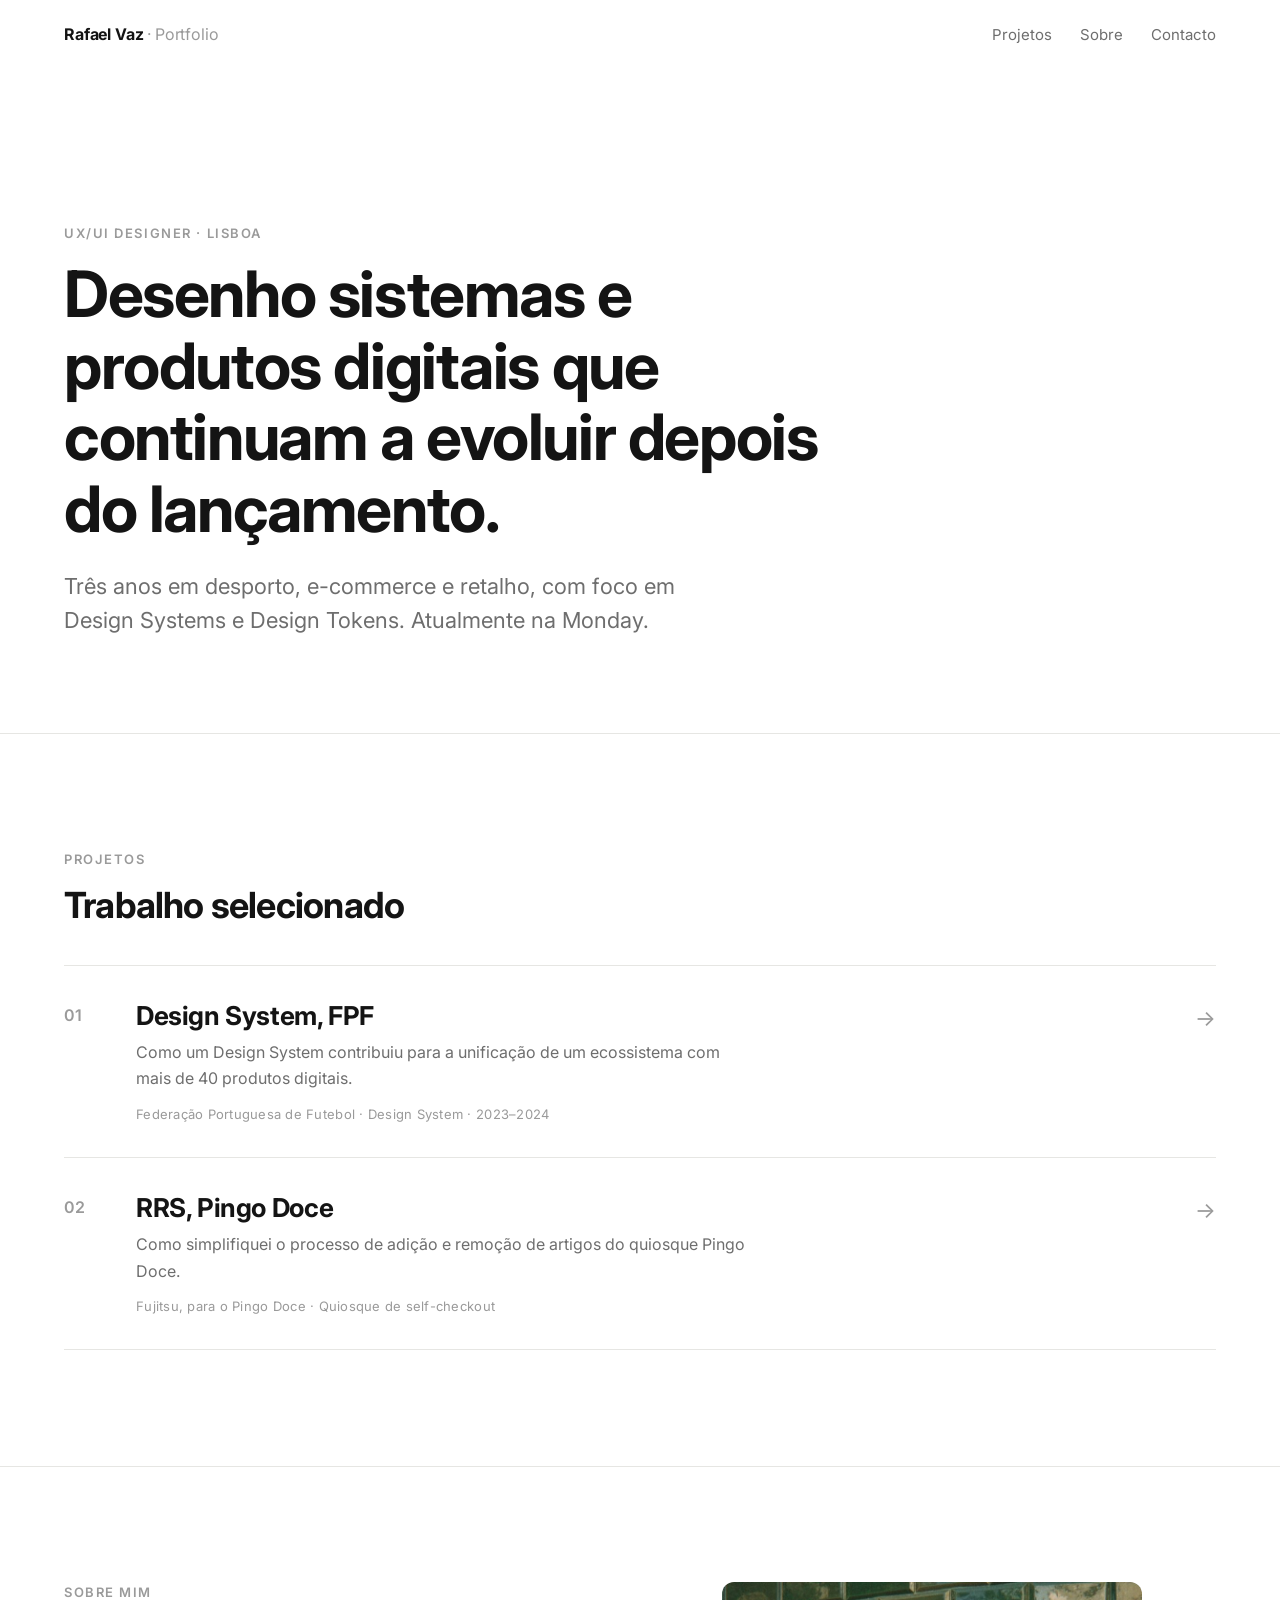
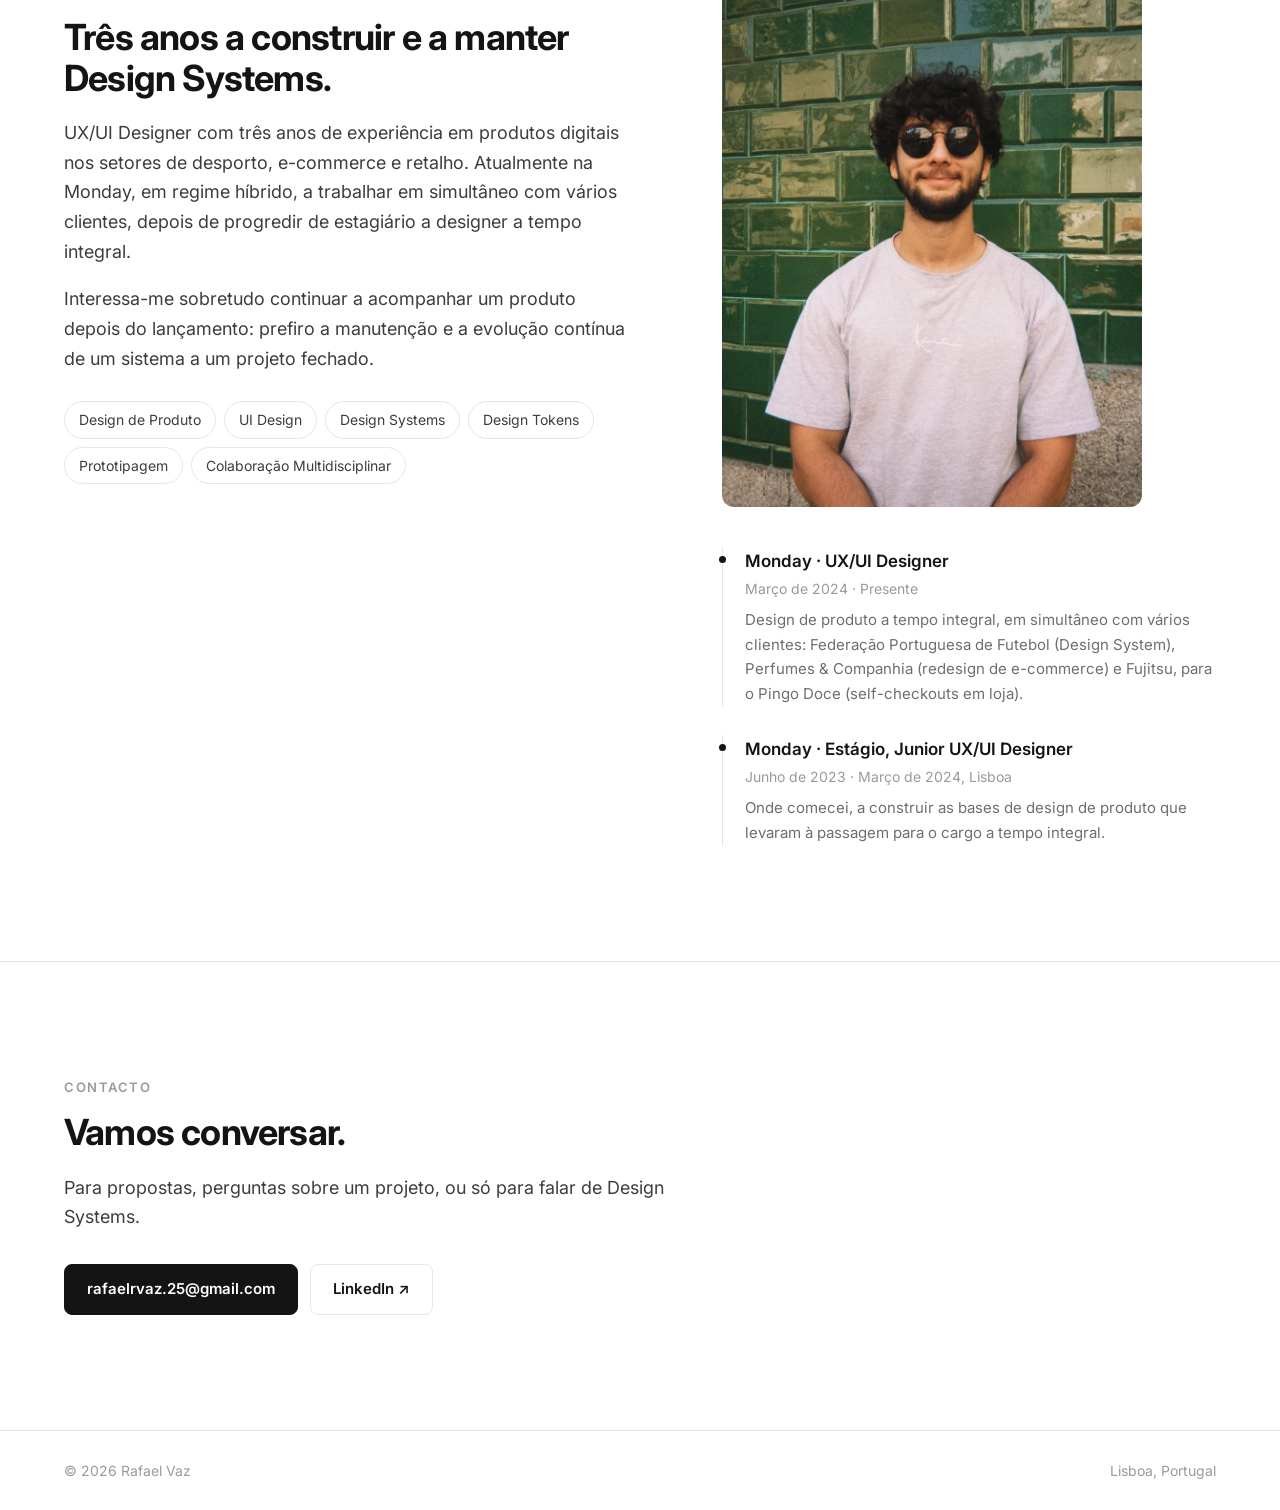
<file: index.html>
<!doctype html>
<html lang="pt-PT" class="no-js">
<head>
  <meta charset="utf-8">
  <meta name="viewport" content="width=device-width, initial-scale=1">
  <title>Rafael Vaz · UX/UI Designer</title>
  <meta name="description" content="Portfólio de Rafael Vaz, UX/UI Designer em Lisboa, especializado em Design Systems.">
  <meta property="og:title" content="Rafael Vaz · UX/UI Designer">
  <meta property="og:description" content="UX/UI Designer em Lisboa, especializado em Design Systems.">
  <meta property="og:type" content="website">
  <link rel="preconnect" href="https://fonts.googleapis.com">
  <link rel="preconnect" href="https://fonts.gstatic.com" crossorigin>
  <link href="https://fonts.googleapis.com/css2?family=Inter:wght@400;500;600;700&display=swap" rel="stylesheet">
  <link rel="stylesheet" href="assets/css/style.css">
</head>
<body>
  <a class="skip-link" href="#main">Saltar para o conteúdo</a>

  <header class="site-header">
    <div class="wrap">
      <a class="brand" href="./">Rafael Vaz <span>· Portfolio</span></a>
      <nav aria-label="Principal">
        <ul class="nav">
          <li><a href="#projetos">Projetos</a></li>
          <li><a href="#sobre">Sobre</a></li>
          <li><a href="#contacto">Contacto</a></li>
        </ul>
      </nav>
    </div>
  </header>

  <main id="main">
    <section class="hero">
      <div class="wrap">
        <div class="kicker">UX/UI Designer · Lisboa</div>
        <h1>Desenho sistemas e produtos digitais que continuam a evoluir depois do lançamento.</h1>
        <p class="lede">Três anos em desporto, e-commerce e retalho, com foco em Design Systems e Design Tokens. Atualmente na Monday.</p>
      </div>
    </section>

    <section class="section" id="projetos">
      <div class="wrap">
        <div class="section-head reveal">
          <div class="kicker">Projetos</div>
          <h2>Trabalho selecionado</h2>
        </div>

        <ul class="projects reveal">
          <li>
            <a class="project" href="projetos/design-system-fpf.html">
              <span class="num">01</span>
              <div>
                <h3>Design System, FPF</h3>
                <p>Como um Design System contribuiu para a unificação de um ecossistema com mais de 40 produtos digitais.</p>
                <div class="meta">Federação Portuguesa de Futebol · Design System · 2023–2024</div>
              </div>
              <span class="arrow" aria-hidden="true">&#8594;</span>
            </a>
          </li>
          <li>
            <a class="project" href="projetos/rrs-pingo-doce.html">
              <span class="num">02</span>
              <div>
                <h3>RRS, Pingo Doce</h3>
                <p>Como simplifiquei o processo de adição e remoção de artigos do quiosque Pingo Doce.</p>
                <div class="meta">Fujitsu, para o Pingo Doce · Quiosque de self-checkout</div>
              </div>
              <span class="arrow" aria-hidden="true">&#8594;</span>
            </a>
          </li>
        </ul>
      </div>
    </section>

    <section class="section" id="sobre">
      <div class="wrap split">
        <div class="reveal">
          <div class="kicker">Sobre mim</div>
          <h2>Três anos a construir e a manter Design Systems.</h2>
          <p>UX/UI Designer com três anos de experiência em produtos digitais nos setores de desporto, e-commerce e retalho. Atualmente na Monday, em regime híbrido, a trabalhar em simultâneo com vários clientes, depois de progredir de estagiário a designer a tempo integral.</p>
          <p>Interessa-me sobretudo continuar a acompanhar um produto depois do lançamento: prefiro a manutenção e a evolução contínua de um sistema a um projeto fechado.</p>
          <ul class="chips" aria-label="Competências">
            <li>Design de Produto</li>
            <li>UI Design</li>
            <li>Design Systems</li>
            <li>Design Tokens</li>
            <li>Prototipagem</li>
            <li>Colaboração Multidisciplinar</li>
          </ul>
        </div>

        <div class="about-side reveal">
          <img class="portrait" src="assets/img/sobre/rafael-vaz.jpg" width="880" height="1100" alt="Rafael Vaz, de óculos de sol, encostado a uma parede de azulejos verdes" loading="lazy">
          <ol class="timeline" aria-label="Experiência">
          <li>
            <div class="role">Monday · UX/UI Designer</div>
            <div class="period">Março de 2024 · Presente</div>
            <p class="desc">Design de produto a tempo integral, em simultâneo com vários clientes: Federação Portuguesa de Futebol (Design System), Perfumes &amp; Companhia (redesign de e-commerce) e Fujitsu, para o Pingo Doce (self-checkouts em loja).</p>
          </li>
          <li>
            <div class="role">Monday · Estágio, Junior UX/UI Designer</div>
            <div class="period">Junho de 2023 · Março de 2024, Lisboa</div>
            <p class="desc">Onde comecei, a construir as bases de design de produto que levaram à passagem para o cargo a tempo integral.</p>
          </li>
          </ol>
        </div>
      </div>
    </section>

    <section class="section" id="contacto">
      <div class="wrap reveal">
        <div class="kicker">Contacto</div>
        <h2>Vamos conversar.</h2>
        <p class="read">Para propostas, perguntas sobre um projeto, ou só para falar de Design Systems.</p>
        <div class="contact-links">
          <a class="btn primary" href="mailto:rafaelrvaz.25@gmail.com">rafaelrvaz.25@gmail.com</a>
          <a class="btn" href="https://www.linkedin.com/in/rafastuff" target="_blank" rel="noopener">LinkedIn &#8599;</a>
        </div>
      </div>
    </section>
  </main>

  <footer class="site-footer">
    <div class="wrap">
      <span>© <span id="year">2026</span> Rafael Vaz</span>
      <span>Lisboa, Portugal</span>
    </div>
  </footer>

  <script src="assets/js/main.js" defer></script>
</body>
</html>
</file>
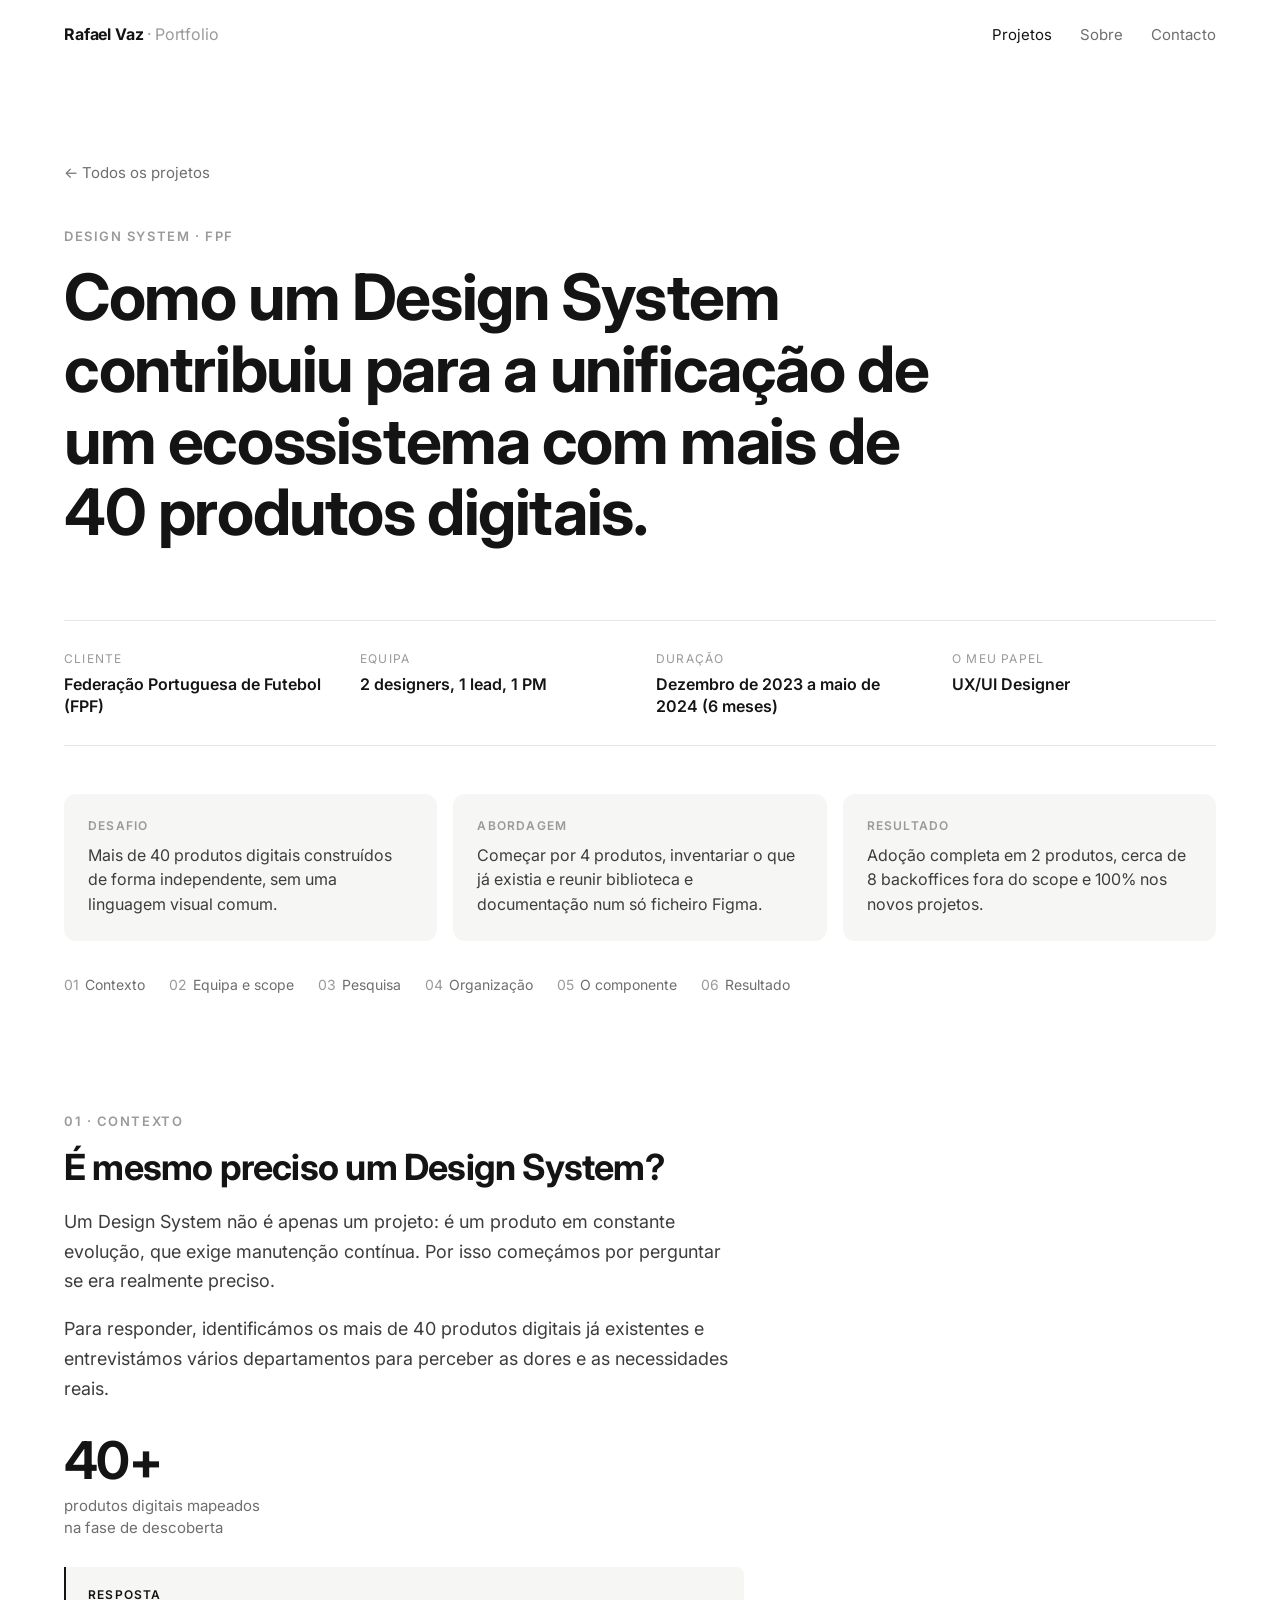
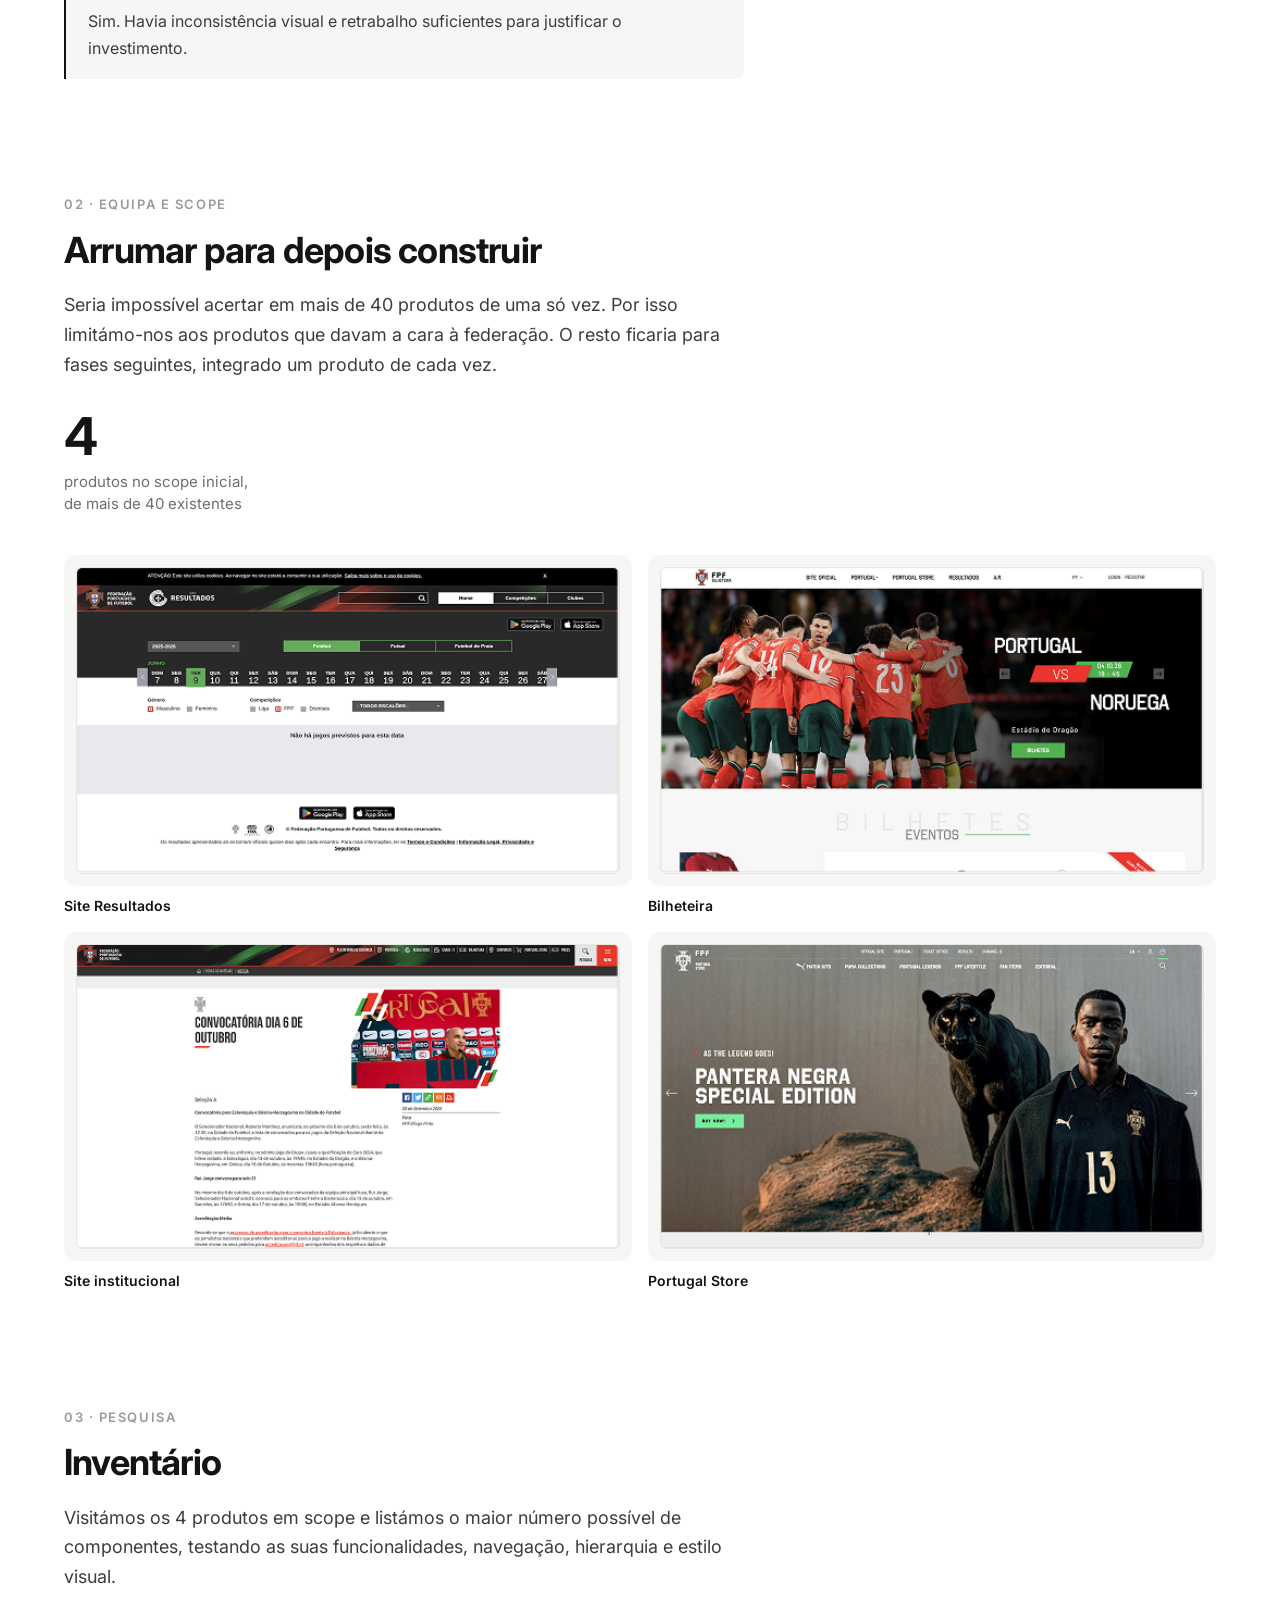
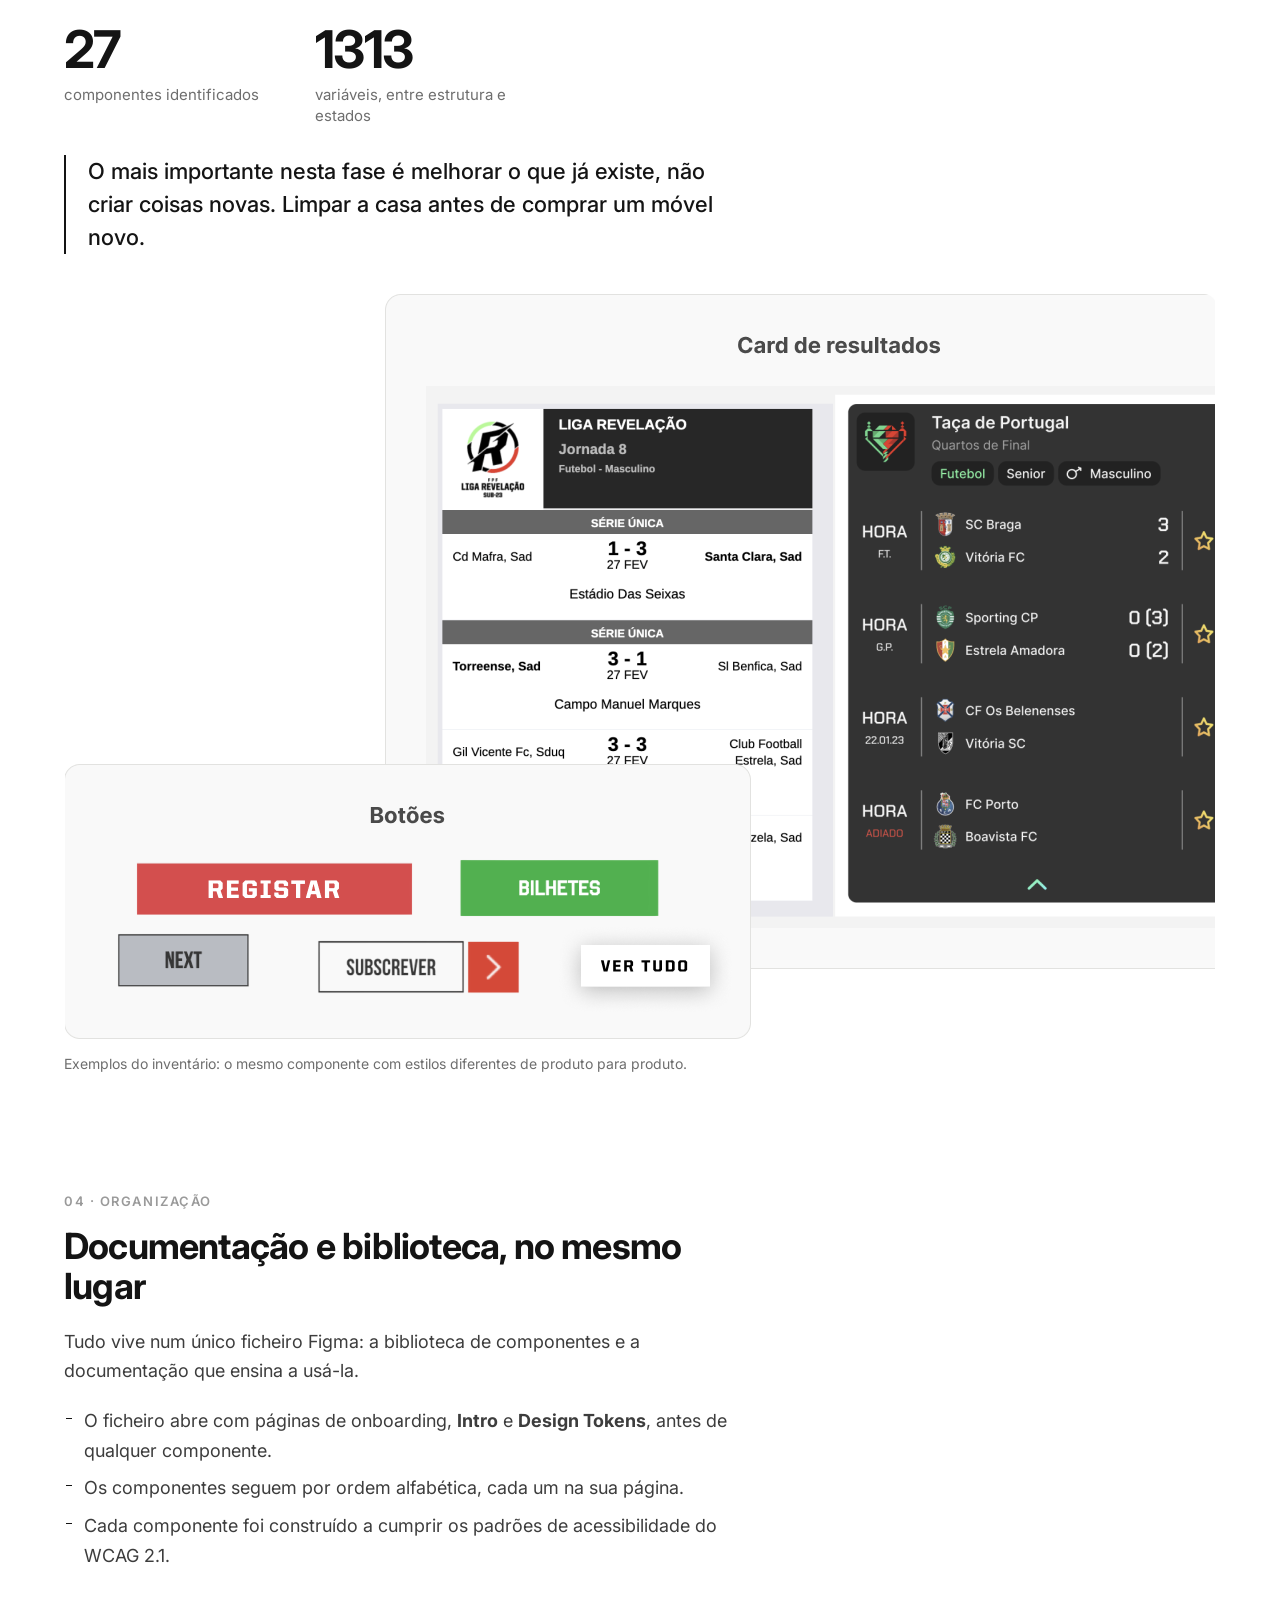
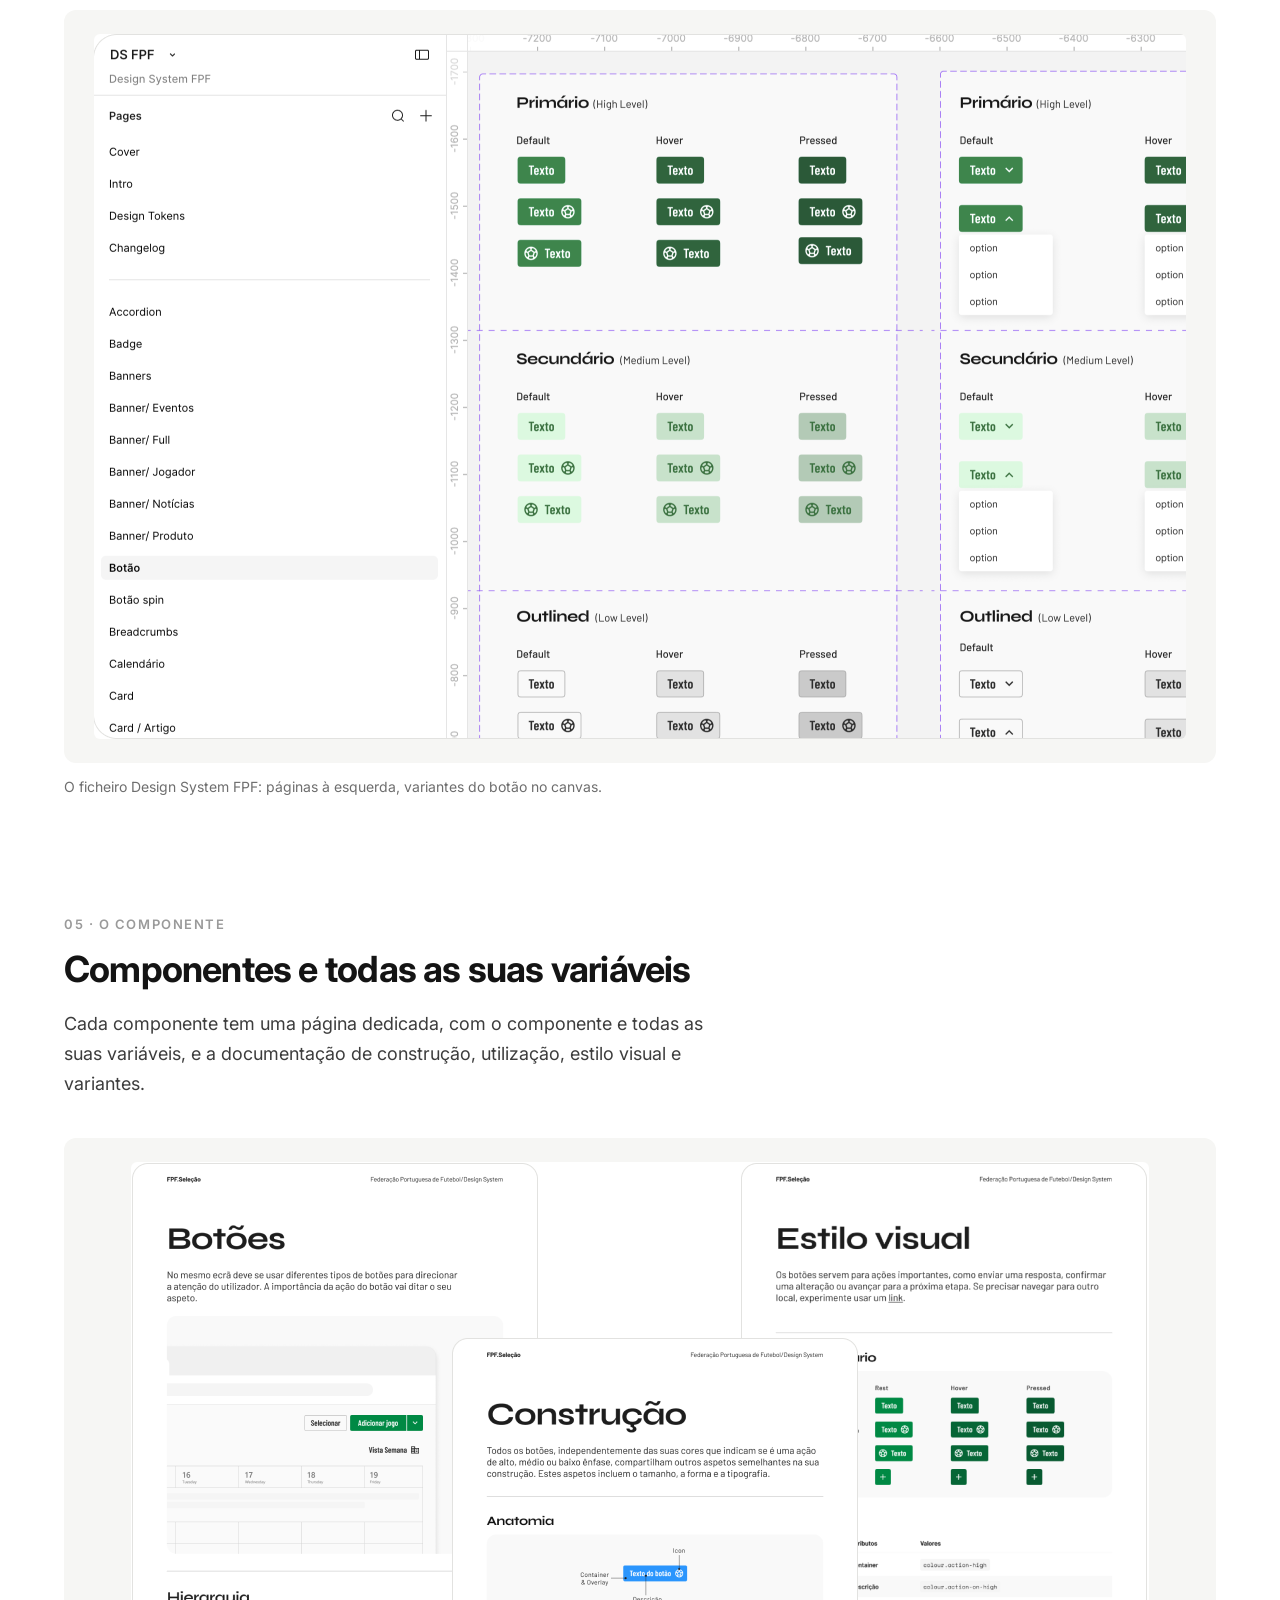
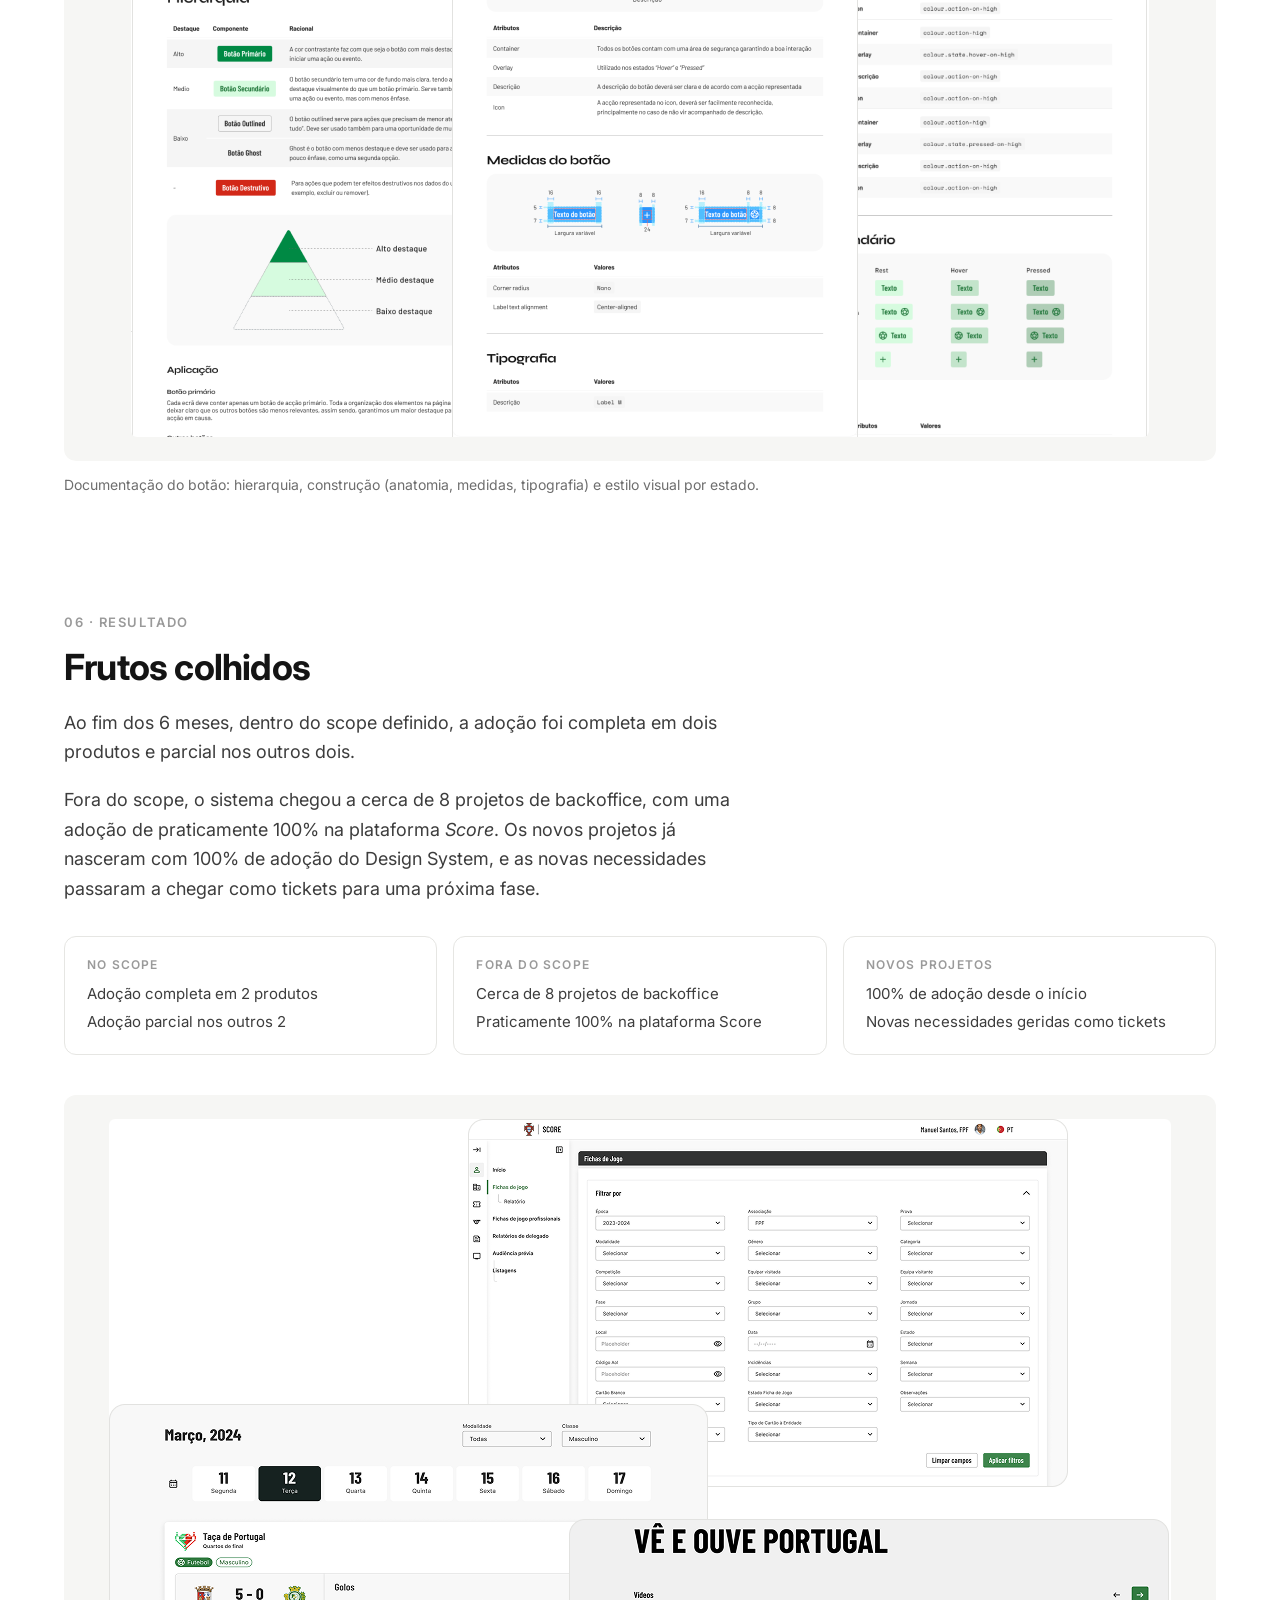
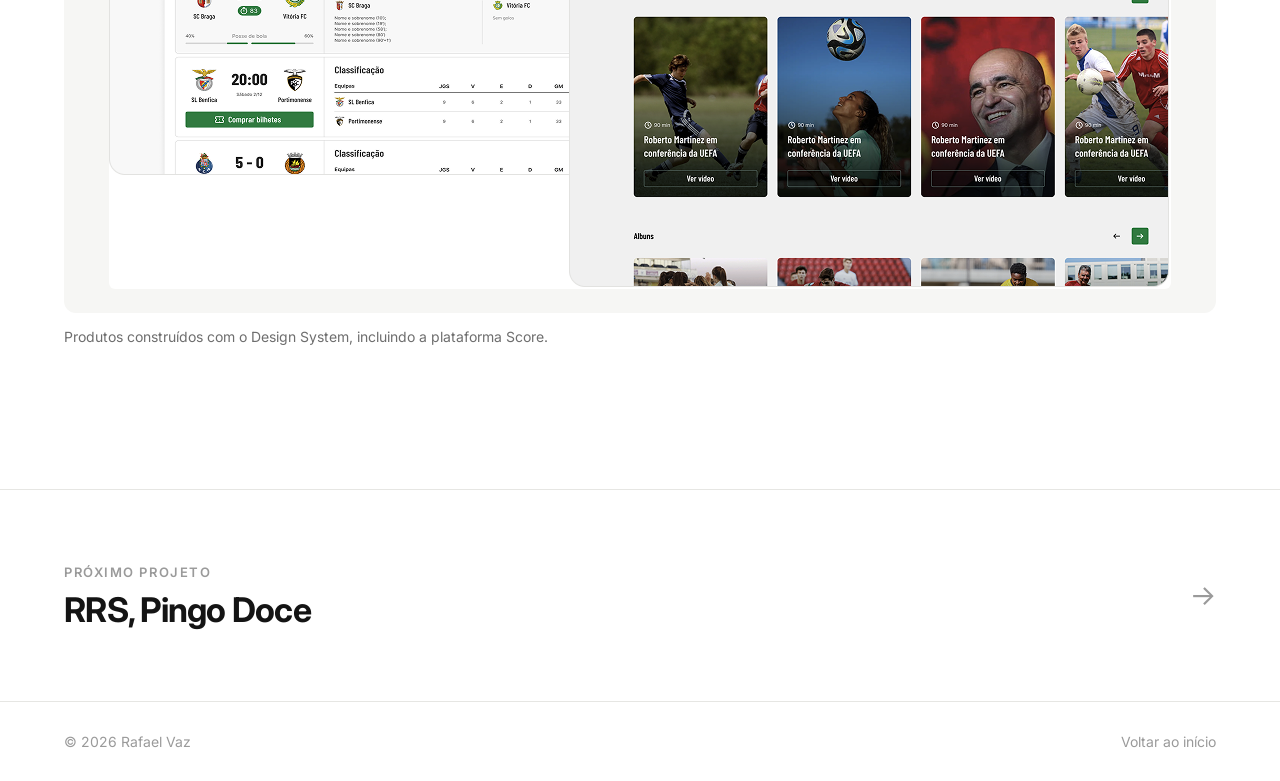
<file: projetos/design-system-fpf.html>
<!doctype html>
<html lang="pt-PT" class="no-js">
<head>
  <meta charset="utf-8">
  <meta name="viewport" content="width=device-width, initial-scale=1">
  <title>Design System, FPF · Rafael Vaz</title>
  <meta name="description" content="Case study: como um Design System contribuiu para a unificação de um ecossistema com mais de 40 produtos digitais da Federação Portuguesa de Futebol.">
  <meta property="og:title" content="Design System, FPF · Rafael Vaz">
  <meta property="og:type" content="article">
  <link rel="preconnect" href="https://fonts.googleapis.com">
  <link rel="preconnect" href="https://fonts.gstatic.com" crossorigin>
  <link href="https://fonts.googleapis.com/css2?family=Inter:wght@400;500;600;700&display=swap" rel="stylesheet">
  <link rel="stylesheet" href="../assets/css/style.css">
</head>
<body>
  <a class="skip-link" href="#main">Saltar para o conteúdo</a>

  <header class="site-header">
    <div class="wrap">
      <a class="brand" href="../">Rafael Vaz <span>· Portfolio</span></a>
      <nav aria-label="Principal">
        <ul class="nav">
          <li><a href="../#projetos" aria-current="page">Projetos</a></li>
          <li><a href="../#sobre">Sobre</a></li>
          <li><a href="../#contacto">Contacto</a></li>
        </ul>
      </nav>
    </div>
  </header>

  <main id="main">
    <!-- Título, ficha e resumo -->
    <section class="cs-hero">
      <div class="wrap">
        <a class="back" href="../#projetos">&#8592; Todos os projetos</a>
        <div class="kicker">Design System · FPF</div>
        <h1>Como um Design System contribuiu para a unificação de um ecossistema com mais de 40 produtos digitais.</h1>

        <dl class="facts">
          <div><dt>Cliente</dt><dd>Federação Portuguesa de Futebol (FPF)</dd></div>
          <div><dt>Equipa</dt><dd>2 designers, 1 lead, 1 PM</dd></div>
          <div><dt>Duração</dt><dd>Dezembro de 2023 a maio de 2024 (6 meses)</dd></div>
          <div><dt>O meu papel</dt><dd>UX/UI Designer</dd></div>
        </dl>

        <div class="summary">
          <div>
            <h3>Desafio</h3>
            <p>Mais de 40 produtos digitais construídos de forma independente, sem uma linguagem visual comum.</p>
          </div>
          <div>
            <h3>Abordagem</h3>
            <p>Começar por 4 produtos, inventariar o que já existia e reunir biblioteca e documentação num só ficheiro Figma.</p>
          </div>
          <div>
            <h3>Resultado</h3>
            <p>Adoção completa em 2 produtos, cerca de 8 backoffices fora do scope e 100% nos novos projetos.</p>
          </div>
        </div>

        <ol class="toc" aria-label="Nesta página">
          <li><a href="#contexto"><span>01</span>Contexto</a></li>
          <li><a href="#scope"><span>02</span>Equipa e scope</a></li>
          <li><a href="#pesquisa"><span>03</span>Pesquisa</a></li>
          <li><a href="#organizacao"><span>04</span>Organização</a></li>
          <li><a href="#componente"><span>05</span>O componente</a></li>
          <li><a href="#resultado"><span>06</span>Resultado</a></li>
        </ol>
      </div>
    </section>

    <!-- 01 -->
    <section class="step" id="contexto">
      <div class="wrap">
        <div class="read reveal">
          <div class="kicker">01 · Contexto</div>
          <h2>É mesmo preciso um Design System?</h2>
          <p>Um Design System não é apenas um projeto: é um produto em constante evolução, que exige manutenção contínua. Por isso começámos por perguntar se era realmente preciso.</p>
          <p>Para responder, identificámos os mais de 40 produtos digitais já existentes e entrevistámos vários departamentos para perceber as dores e as necessidades reais.</p>
          <div class="stats">
            <div class="stat"><div class="n">40+</div><div class="l">produtos digitais mapeados na fase de descoberta</div></div>
          </div>
          <div class="note">
            <div class="label">Resposta</div>
            <p>Sim. Havia inconsistência visual e retrabalho suficientes para justificar o investimento.</p>
          </div>
        </div>
      </div>
    </section>

    <!-- 02 -->
    <section class="step" id="scope">
      <div class="wrap">
        <div class="read reveal">
          <div class="kicker">02 · Equipa e scope</div>
          <h2>Arrumar para depois construir</h2>
          <p>Seria impossível acertar em mais de 40 produtos de uma só vez. Por isso limitámo-nos aos produtos que davam a cara à federação. O resto ficaria para fases seguintes, integrado um produto de cada vez.</p>
          <div class="stats">
            <div class="stat"><div class="n">4</div><div class="l">produtos no scope inicial, de mais de 40 existentes</div></div>
          </div>
        </div>

        <div class="gallery cols-2 reveal">
          <figure><div class="frame"><img src="../assets/img/fpf/scope-resultados.png" alt="Página inicial do site de resultados da FPF" loading="lazy"></div><figcaption><b>Site Resultados</b></figcaption></figure>
          <figure><div class="frame"><img src="../assets/img/fpf/scope-bilheteira.png" alt="Página inicial da bilheteira da FPF" loading="lazy"></div><figcaption><b>Bilheteira</b></figcaption></figure>
          <figure><div class="frame"><img src="../assets/img/fpf/scope-institucional.png" alt="Página de notícia do site institucional da FPF" loading="lazy"></div><figcaption><b>Site institucional</b></figcaption></figure>
          <figure><div class="frame"><img src="../assets/img/fpf/scope-store.png" alt="Página inicial da Portugal Store" loading="lazy"></div><figcaption><b>Portugal Store</b></figcaption></figure>
        </div>
      </div>
    </section>

    <!-- 03 -->
    <section class="step" id="pesquisa">
      <div class="wrap">
        <div class="read reveal">
          <div class="kicker">03 · Pesquisa</div>
          <h2>Inventário</h2>
          <p>Visitámos os 4 produtos em scope e listámos o maior número possível de componentes, testando as suas funcionalidades, navegação, hierarquia e estilo visual.</p>
          <div class="stats">
            <div class="stat"><div class="n">27</div><div class="l">componentes identificados</div></div>
            <div class="stat"><div class="n">1313</div><div class="l">variáveis, entre estrutura e estados</div></div>
          </div>
          <blockquote class="quote">O mais importante nesta fase é melhorar o que já existe, não criar coisas novas. Limpar a casa antes de comprar um móvel novo.</blockquote>
        </div>

        <figure class="figure reveal">
          <div class="frame plain"><img src="../assets/img/fpf/inventario.png" alt="Exemplos do inventário: cards de resultados e botões com estilos diferentes entre produtos" loading="lazy"></div>
          <figcaption>Exemplos do inventário: o mesmo componente com estilos diferentes de produto para produto.</figcaption>
        </figure>
      </div>
    </section>

    <!-- 04 -->
    <section class="step" id="organizacao">
      <div class="wrap">
        <div class="read reveal">
          <div class="kicker">04 · Organização</div>
          <h2>Documentação e biblioteca, no mesmo lugar</h2>
          <p>Tudo vive num único ficheiro Figma: a biblioteca de componentes e a documentação que ensina a usá-la.</p>
          <ul class="list">
            <li>O ficheiro abre com páginas de onboarding, <b>Intro</b> e <b>Design Tokens</b>, antes de qualquer componente.</li>
            <li>Os componentes seguem por ordem alfabética, cada um na sua página.</li>
            <li>Cada componente foi construído a cumprir os padrões de acessibilidade do WCAG&nbsp;2.1.</li>
          </ul>
        </div>

        <figure class="figure reveal">
          <div class="frame"><img src="../assets/img/fpf/figma-ficheiro.png" alt="Ficheiro Figma do Design System FPF com a lista de páginas e as variantes do botão" loading="lazy"></div>
          <figcaption>O ficheiro Design System FPF: páginas à esquerda, variantes do botão no canvas.</figcaption>
        </figure>
      </div>
    </section>

    <!-- 05 -->
    <section class="step" id="componente">
      <div class="wrap">
        <div class="read reveal">
          <div class="kicker">05 · O componente</div>
          <h2>Componentes e todas as suas variáveis</h2>
          <p>Cada componente tem uma página dedicada, com o componente e todas as suas variáveis, e a documentação de construção, utilização, estilo visual e variantes.</p>
        </div>

        <figure class="figure reveal">
          <div class="frame"><img src="../assets/img/fpf/documentacao-botao.png" alt="Páginas de documentação do botão: hierarquia, construção e estilo visual" loading="lazy"></div>
          <figcaption>Documentação do botão: hierarquia, construção (anatomia, medidas, tipografia) e estilo visual por estado.</figcaption>
        </figure>
      </div>
    </section>

    <!-- 06 -->
    <section class="step" id="resultado">
      <div class="wrap">
        <div class="read reveal">
          <div class="kicker">06 · Resultado</div>
          <h2>Frutos colhidos</h2>
          <p>Ao fim dos 6 meses, dentro do scope definido, a adoção foi completa em dois produtos e parcial nos outros dois.</p>
          <p>Fora do scope, o sistema chegou a cerca de 8 projetos de backoffice, com uma adoção de praticamente 100% na plataforma <em>Score</em>. Os novos projetos já nasceram com 100% de adoção do Design System, e as novas necessidades passaram a chegar como tickets para uma próxima fase.</p>
        </div>

        <div class="results reveal">
          <div>
            <h3>No scope</h3>
            <ul><li>Adoção completa em 2 produtos</li><li>Adoção parcial nos outros 2</li></ul>
          </div>
          <div>
            <h3>Fora do scope</h3>
            <ul><li>Cerca de 8 projetos de backoffice</li><li>Praticamente 100% na plataforma Score</li></ul>
          </div>
          <div>
            <h3>Novos projetos</h3>
            <ul><li>100% de adoção desde o início</li><li>Novas necessidades geridas como tickets</li></ul>
          </div>
        </div>

        <figure class="figure reveal">
          <div class="frame"><img src="../assets/img/fpf/resultado-produtos.png" alt="Ecrãs da plataforma Score, de resultados e da secção de vídeos construídos com o Design System" loading="lazy"></div>
          <figcaption>Produtos construídos com o Design System, incluindo a plataforma Score.</figcaption>
        </figure>

        <div class="read reveal">
          <div class="note">
            <div class="label">Próximos passos</div>
            <p>Após os 6 meses, fiquei alocado à equipa da FPF durante um ano, a fazer manutenção do Design System.</p>
          </div>
        </div>
      </div>
    </section>

    <section class="next">
      <div class="wrap">
        <a href="rrs-pingo-doce.html">
          <div>
            <div class="kicker">Próximo projeto</div>
            <h2>RRS, Pingo Doce</h2>
          </div>
          <span class="arrow" aria-hidden="true">&#8594;</span>
        </a>
      </div>
    </section>
  </main>

  <footer class="site-footer">
    <div class="wrap">
      <span>© <span id="year">2026</span> Rafael Vaz</span>
      <a href="../">Voltar ao início</a>
    </div>
  </footer>

  <script src="../assets/js/main.js" defer></script>
</body>
</html>
</file>
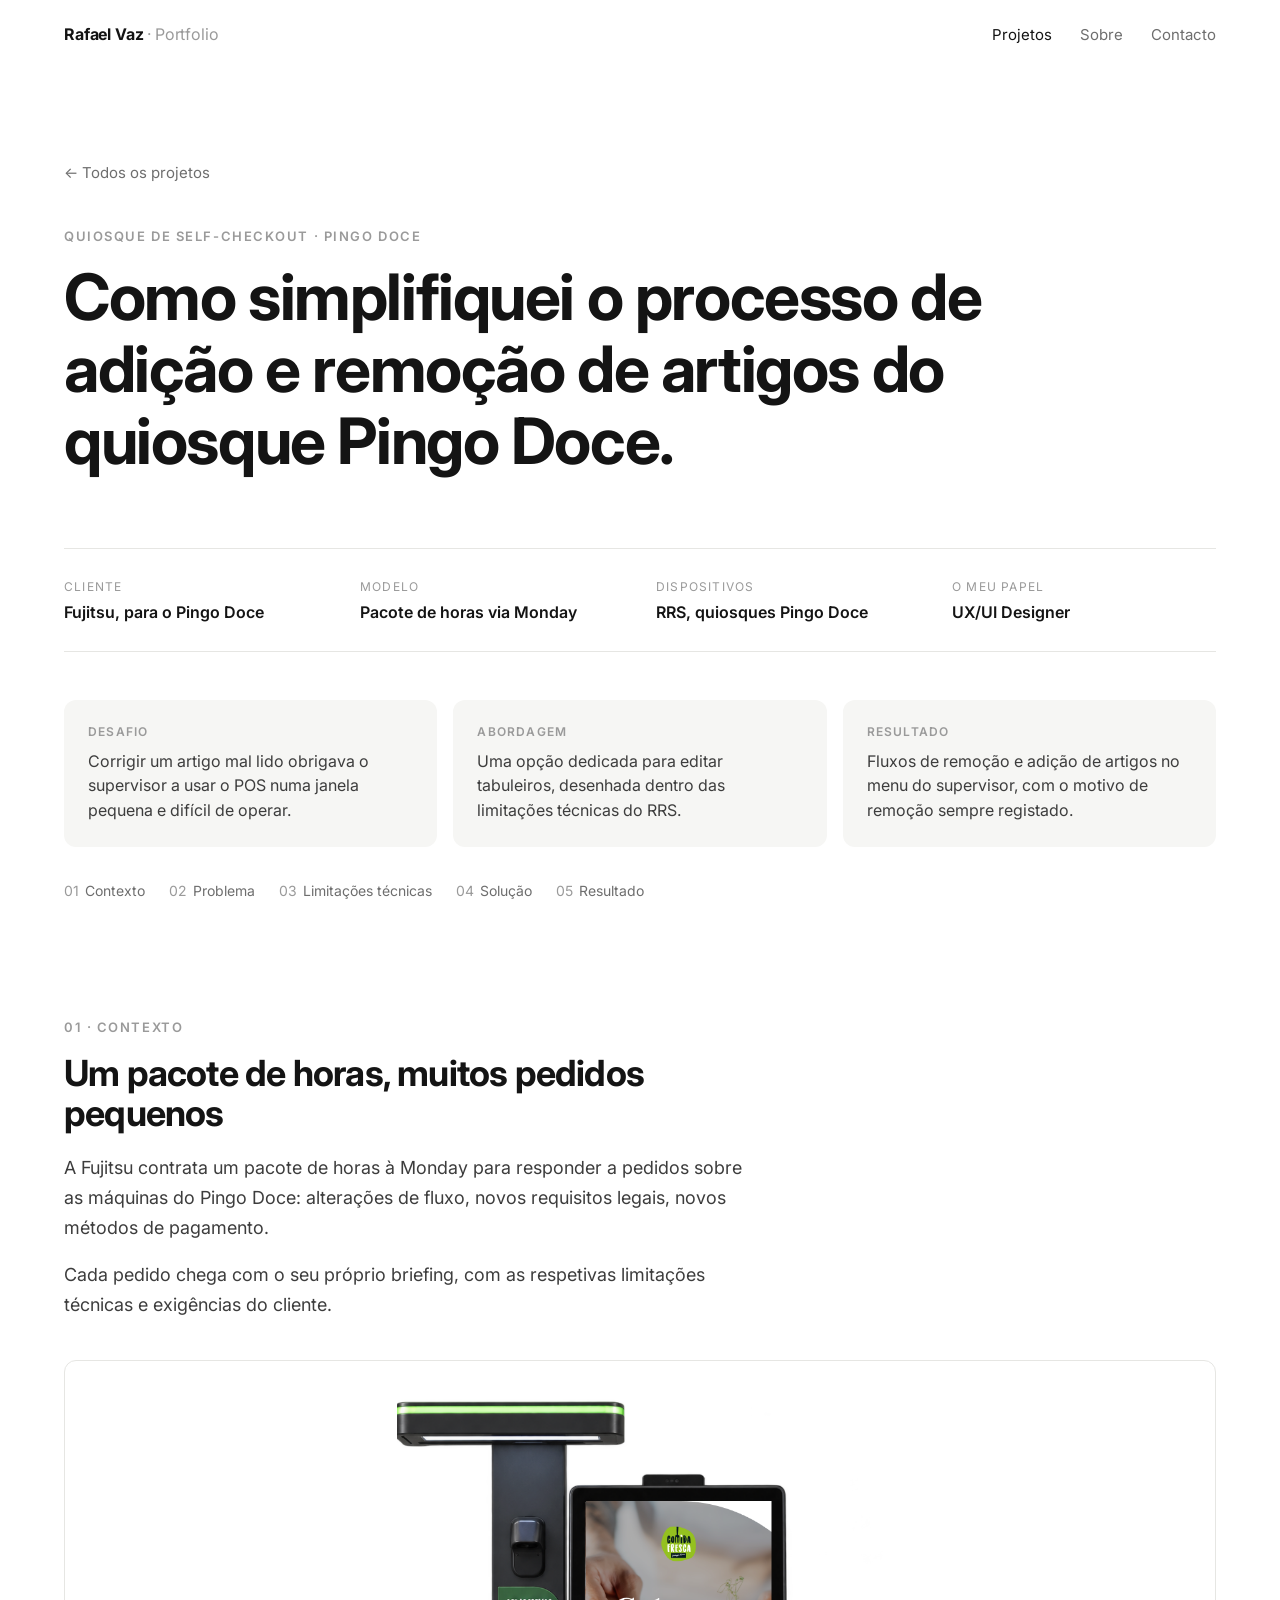
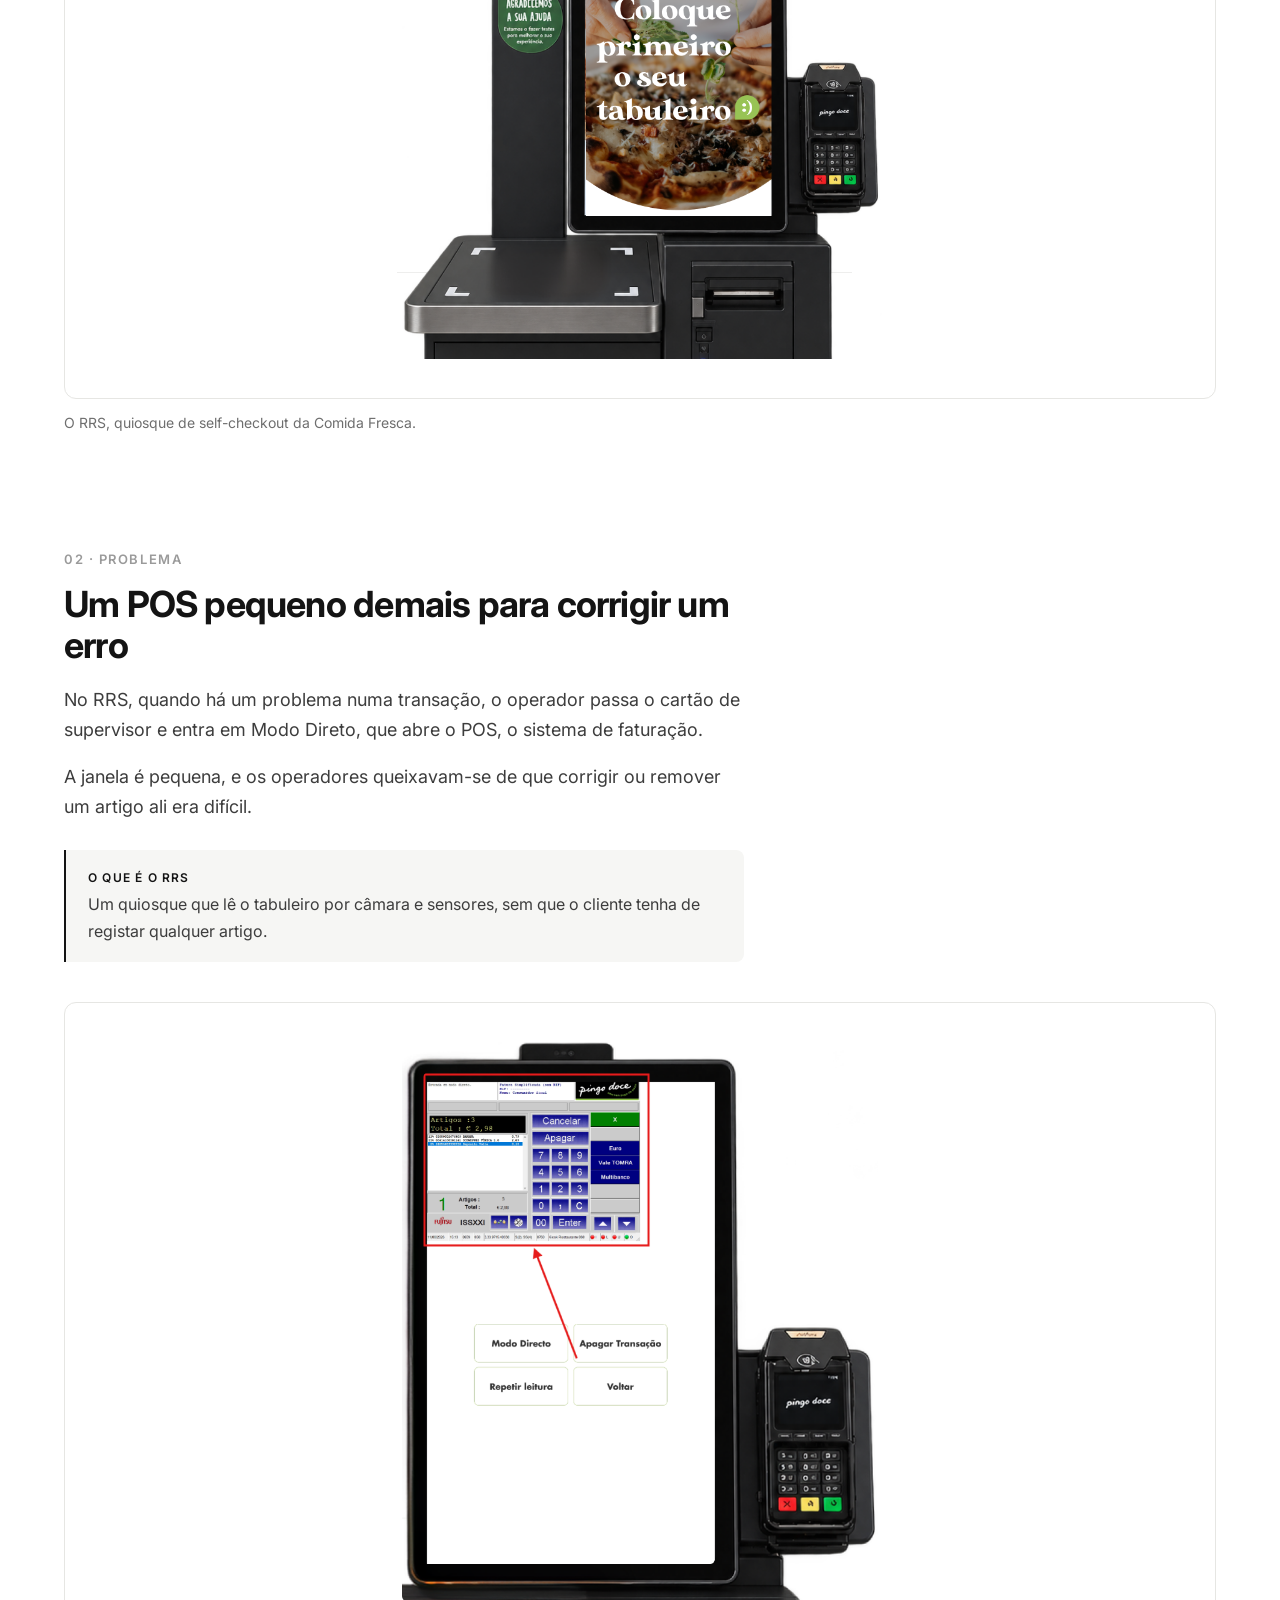
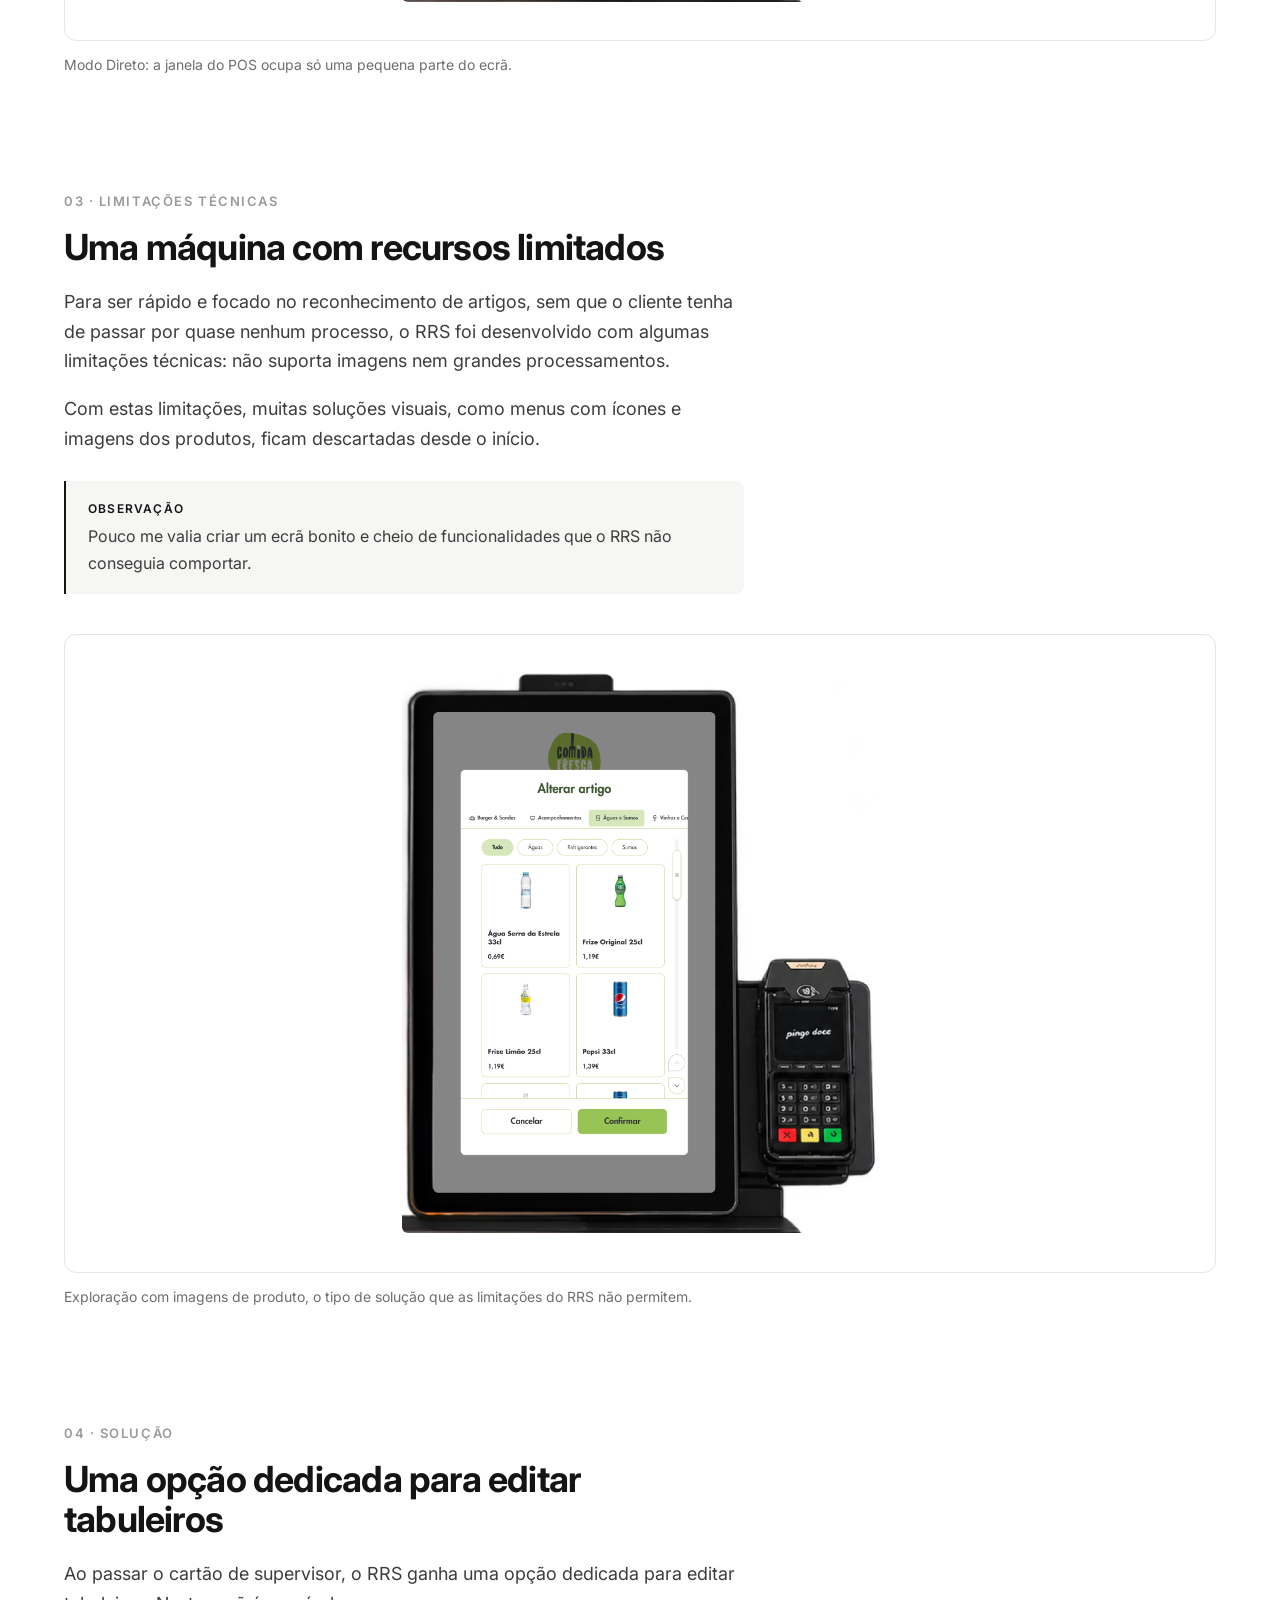
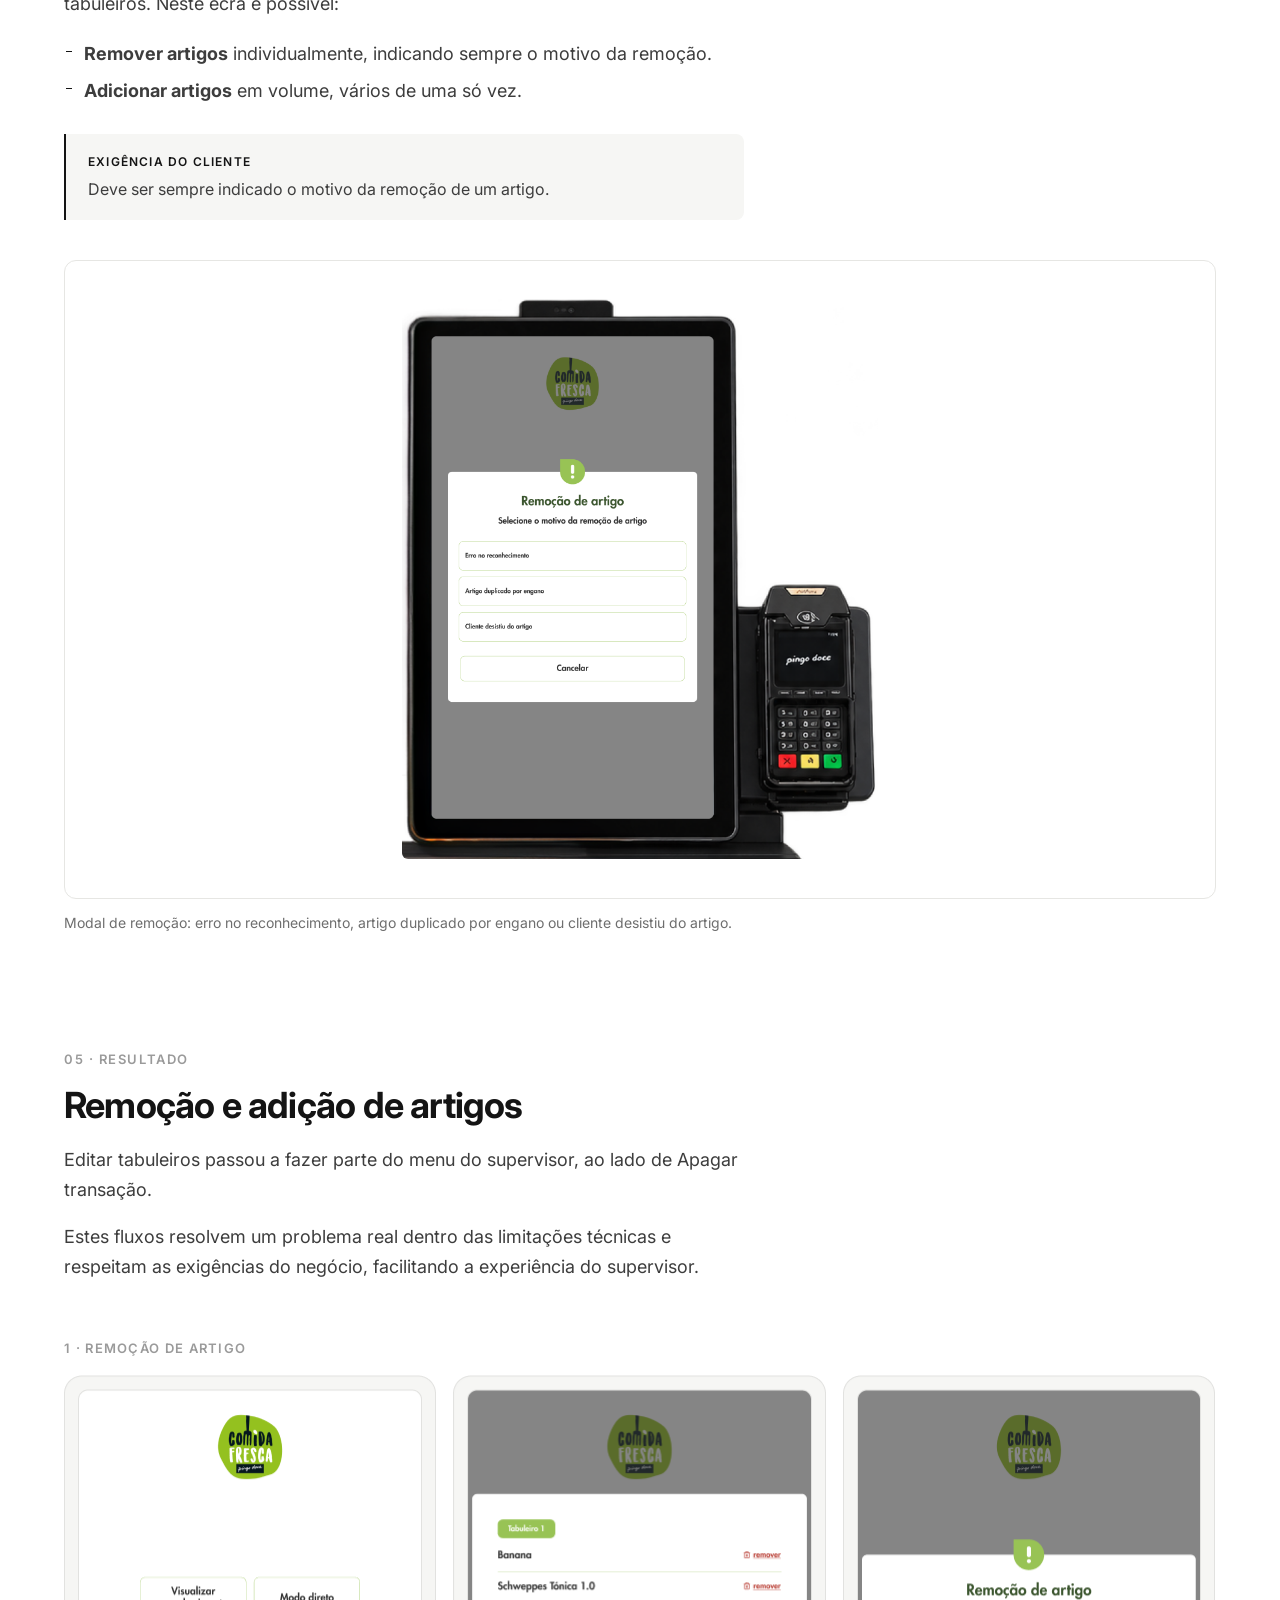
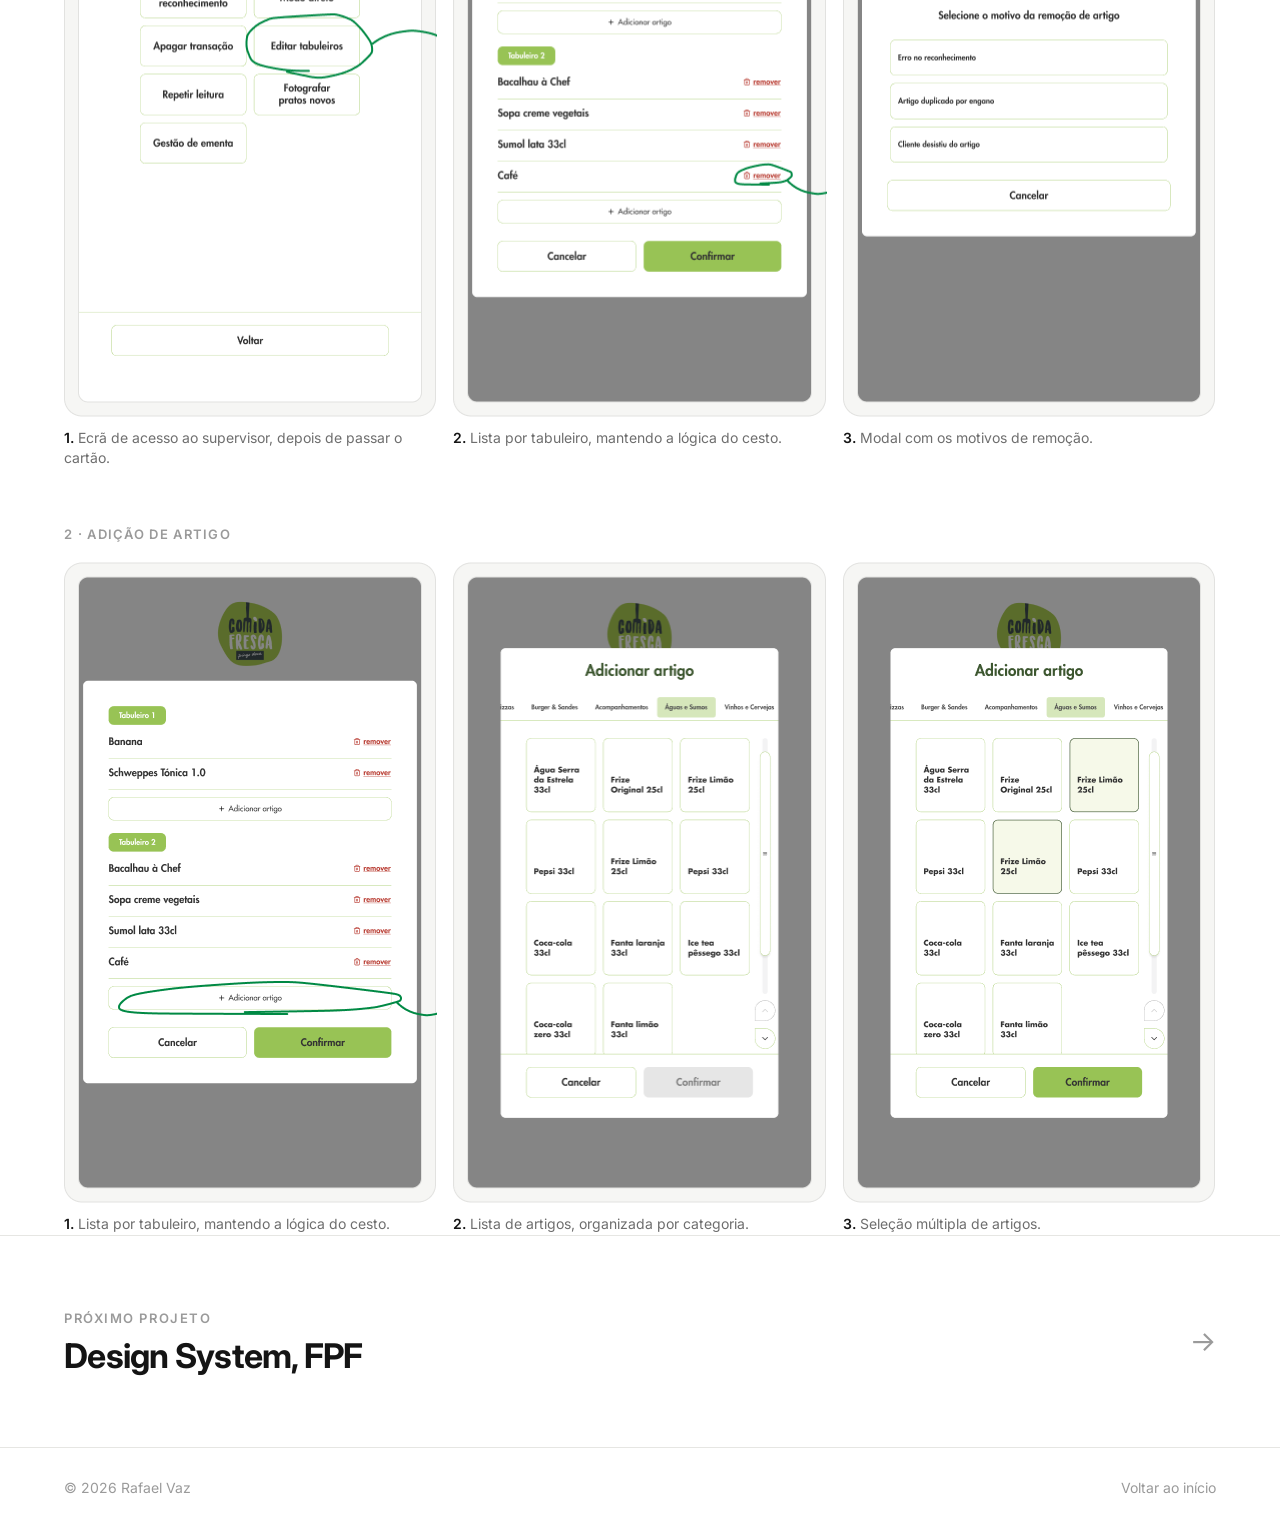
<file: projetos/rrs-pingo-doce.html>
<!doctype html>
<html lang="pt-PT" class="no-js">
<head>
  <meta charset="utf-8">
  <meta name="viewport" content="width=device-width, initial-scale=1">
  <title>RRS, Pingo Doce · Rafael Vaz</title>
  <meta name="description" content="Case study: como simplifiquei o processo de adição e remoção de artigos do quiosque Pingo Doce.">
  <meta property="og:title" content="RRS, Pingo Doce · Rafael Vaz">
  <meta property="og:type" content="article">
  <link rel="preconnect" href="https://fonts.googleapis.com">
  <link rel="preconnect" href="https://fonts.gstatic.com" crossorigin>
  <link href="https://fonts.googleapis.com/css2?family=Inter:wght@400;500;600;700&display=swap" rel="stylesheet">
  <link rel="stylesheet" href="../assets/css/style.css">
</head>
<body>
  <a class="skip-link" href="#main">Saltar para o conteúdo</a>

  <header class="site-header">
    <div class="wrap">
      <a class="brand" href="../">Rafael Vaz <span>· Portfolio</span></a>
      <nav aria-label="Principal">
        <ul class="nav">
          <li><a href="../#projetos" aria-current="page">Projetos</a></li>
          <li><a href="../#sobre">Sobre</a></li>
          <li><a href="../#contacto">Contacto</a></li>
        </ul>
      </nav>
    </div>
  </header>

  <main id="main">
    <!-- Título, ficha e resumo -->
    <section class="cs-hero">
      <div class="wrap">
        <a class="back" href="../#projetos">&#8592; Todos os projetos</a>
        <div class="kicker">Quiosque de self-checkout · Pingo Doce</div>
        <h1>Como simplifiquei o processo de adição e remoção de artigos do quiosque Pingo Doce.</h1>

        <dl class="facts">
          <div><dt>Cliente</dt><dd>Fujitsu, para o Pingo Doce</dd></div>
          <div><dt>Modelo</dt><dd>Pacote de horas via Monday</dd></div>
          <div><dt>Dispositivos</dt><dd>RRS, quiosques Pingo Doce</dd></div>
          <div><dt>O meu papel</dt><dd>UX/UI Designer</dd></div>
        </dl>

        <div class="summary">
          <div>
            <h3>Desafio</h3>
            <p>Corrigir um artigo mal lido obrigava o supervisor a usar o POS numa janela pequena e difícil de operar.</p>
          </div>
          <div>
            <h3>Abordagem</h3>
            <p>Uma opção dedicada para editar tabuleiros, desenhada dentro das limitações técnicas do RRS.</p>
          </div>
          <div>
            <h3>Resultado</h3>
            <p>Fluxos de remoção e adição de artigos no menu do supervisor, com o motivo de remoção sempre registado.</p>
          </div>
        </div>

        <ol class="toc" aria-label="Nesta página">
          <li><a href="#contexto"><span>01</span>Contexto</a></li>
          <li><a href="#problema"><span>02</span>Problema</a></li>
          <li><a href="#limitacoes"><span>03</span>Limitações técnicas</a></li>
          <li><a href="#solucao"><span>04</span>Solução</a></li>
          <li><a href="#resultado"><span>05</span>Resultado</a></li>
        </ol>
      </div>
    </section>

    <!-- 01 -->
    <section class="step" id="contexto">
      <div class="wrap">
        <div class="read reveal">
          <div class="kicker">01 · Contexto</div>
          <h2>Um pacote de horas, muitos pedidos pequenos</h2>
          <p>A Fujitsu contrata um pacote de horas à Monday para responder a pedidos sobre as máquinas do Pingo Doce: alterações de fluxo, novos requisitos legais, novos métodos de pagamento.</p>
          <p>Cada pedido chega com o seu próprio briefing, com as respetivas limitações técnicas e exigências do cliente.</p>
        </div>

        <figure class="figure reveal">
          <div class="frame device"><img src="../assets/img/pingo-doce/rrs-quiosque.png" alt="Quiosque RRS da Comida Fresca Pingo Doce, com ecrã, câmara e terminal de pagamento" loading="lazy"></div>
          <figcaption>O RRS, quiosque de self-checkout da Comida Fresca.</figcaption>
        </figure>
      </div>
    </section>

    <!-- 02 -->
    <section class="step" id="problema">
      <div class="wrap">
        <div class="read reveal">
          <div class="kicker">02 · Problema</div>
          <h2>Um POS pequeno demais para corrigir um erro</h2>
          <p>No RRS, quando há um problema numa transação, o operador passa o cartão de supervisor e entra em Modo Direto, que abre o POS, o sistema de faturação.</p>
          <p>A janela é pequena, e os operadores queixavam-se de que corrigir ou remover um artigo ali era difícil.</p>
          <div class="note">
            <div class="label">O que é o RRS</div>
            <p>Um quiosque que lê o tabuleiro por câmara e sensores, sem que o cliente tenha de registar qualquer artigo.</p>
          </div>
        </div>

        <figure class="figure reveal">
          <div class="frame device"><img src="../assets/img/pingo-doce/problema-pos.png" alt="Ecrã do RRS em Modo Direto, com a janela do POS no canto superior" loading="lazy"></div>
          <figcaption>Modo Direto: a janela do POS ocupa só uma pequena parte do ecrã.</figcaption>
        </figure>
      </div>
    </section>

    <!-- 03 -->
    <section class="step" id="limitacoes">
      <div class="wrap">
        <div class="read reveal">
          <div class="kicker">03 · Limitações técnicas</div>
          <h2>Uma máquina com recursos limitados</h2>
          <p>Para ser rápido e focado no reconhecimento de artigos, sem que o cliente tenha de passar por quase nenhum processo, o RRS foi desenvolvido com algumas limitações técnicas: não suporta imagens nem grandes processamentos.</p>
          <p>Com estas limitações, muitas soluções visuais, como menus com ícones e imagens dos produtos, ficam descartadas desde o início.</p>
          <div class="note">
            <div class="label">Observação</div>
            <p>Pouco me valia criar um ecrã bonito e cheio de funcionalidades que o RRS não conseguia comportar.</p>
          </div>
        </div>

        <figure class="figure reveal">
          <div class="frame device"><img src="../assets/img/pingo-doce/limitacoes-alterar-artigo.png" alt="Exploração de um ecrã para alterar artigo, com imagens de produto" loading="lazy"></div>
          <figcaption>Exploração com imagens de produto, o tipo de solução que as limitações do RRS não permitem.</figcaption>
        </figure>
      </div>
    </section>

    <!-- 04 -->
    <section class="step" id="solucao">
      <div class="wrap">
        <div class="read reveal">
          <div class="kicker">04 · Solução</div>
          <h2>Uma opção dedicada para editar tabuleiros</h2>
          <p>Ao passar o cartão de supervisor, o RRS ganha uma opção dedicada para editar tabuleiros. Neste ecrã é possível:</p>
          <ul class="list">
            <li><b>Remover artigos</b> individualmente, indicando sempre o motivo da remoção.</li>
            <li><b>Adicionar artigos</b> em volume, vários de uma só vez.</li>
          </ul>
          <div class="note">
            <div class="label">Exigência do cliente</div>
            <p>Deve ser sempre indicado o motivo da remoção de um artigo.</p>
          </div>
        </div>

        <figure class="figure reveal">
          <div class="frame device"><img src="../assets/img/pingo-doce/solucao-motivo-remocao.png" alt="Modal de remoção de artigo com três motivos para escolher" loading="lazy"></div>
          <figcaption>Modal de remoção: erro no reconhecimento, artigo duplicado por engano ou cliente desistiu do artigo.</figcaption>
        </figure>
      </div>
    </section>

    <!-- 05 -->
    <section class="step" id="resultado">
      <div class="wrap">
        <div class="read reveal">
          <div class="kicker">05 · Resultado</div>
          <h2>Remoção e adição de artigos</h2>
          <p>Editar tabuleiros passou a fazer parte do menu do supervisor, ao lado de Apagar transação.</p>
          <p>Estes fluxos resolvem um problema real dentro das limitações técnicas e respeitam as exigências do negócio, facilitando a experiência do supervisor.</p>
        </div>

        <div class="flow-title reveal">1 · Remoção de artigo</div>
        <div class="gallery cols-3 flows reveal">
          <figure><div class="frame"><img src="../assets/img/pingo-doce/remocao-1.png" alt="Menu do supervisor com a opção Editar tabuleiros" loading="lazy"></div><figcaption><b>1.</b>Ecrã de acesso ao supervisor, depois de passar o cartão.</figcaption></figure>
          <figure><div class="frame"><img src="../assets/img/pingo-doce/remocao-2.png" alt="Lista de artigos agrupados por tabuleiro, com a opção remover em cada um" loading="lazy"></div><figcaption><b>2.</b>Lista por tabuleiro, mantendo a lógica do cesto.</figcaption></figure>
          <figure><div class="frame"><img src="../assets/img/pingo-doce/remocao-3.png" alt="Modal com os motivos de remoção de artigo" loading="lazy"></div><figcaption><b>3.</b>Modal com os motivos de remoção.</figcaption></figure>
        </div>

        <div class="flow-title reveal">2 · Adição de artigo</div>
        <div class="gallery cols-3 flows reveal">
          <figure><div class="frame"><img src="../assets/img/pingo-doce/adicao-1.png" alt="Lista por tabuleiro com o botão Adicionar artigo" loading="lazy"></div><figcaption><b>1.</b>Lista por tabuleiro, mantendo a lógica do cesto.</figcaption></figure>
          <figure><div class="frame"><img src="../assets/img/pingo-doce/adicao-2.png" alt="Lista de artigos por categoria, sem imagens" loading="lazy"></div><figcaption><b>2.</b>Lista de artigos, organizada por categoria.</figcaption></figure>
          <figure><div class="frame"><img src="../assets/img/pingo-doce/adicao-3.png" alt="Lista de artigos com dois artigos selecionados" loading="lazy"></div><figcaption><b>3.</b>Seleção múltipla de artigos.</figcaption></figure>
        </div>
      </div>
    </section>

    <section class="next">
      <div class="wrap">
        <a href="design-system-fpf.html">
          <div>
            <div class="kicker">Próximo projeto</div>
            <h2>Design System, FPF</h2>
          </div>
          <span class="arrow" aria-hidden="true">&#8594;</span>
        </a>
      </div>
    </section>
  </main>

  <footer class="site-footer">
    <div class="wrap">
      <span>© <span id="year">2026</span> Rafael Vaz</span>
      <a href="../">Voltar ao início</a>
    </div>
  </footer>

  <script src="../assets/js/main.js" defer></script>
</body>
</html>
</file>
<file: assets/css/style.css>
/* =========================================================
   Rafael Vaz · Portfolio
   Paleta neutra, uma coluna de leitura, imagens largas.
   ========================================================= */

:root {
  --ink: #141414;
  --text: #3d3d3d;
  --muted: #6e6e6e;
  --faint: #9a9a9a;
  --line: #e6e6e3;
  --panel: #f6f6f4;
  --bg: #ffffff;

  --font: "Inter", -apple-system, "Segoe UI", Helvetica, Arial, sans-serif;

  --gutter: clamp(20px, 5vw, 64px);
  --wide: 1160px;   /* imagens e grelhas */
  --read: 680px;    /* coluna de texto */
  --radius: 12px;
  --space: clamp(72px, 9vw, 128px);
}

*, *::before, *::after { box-sizing: border-box; margin: 0; padding: 0; }
html { scroll-behavior: smooth; -webkit-text-size-adjust: 100%; }
body {
  font-family: var(--font);
  color: var(--ink);
  background: var(--bg);
  font-size: 18px;
  line-height: 1.65;
  -webkit-font-smoothing: antialiased;
}
img { max-width: 100%; display: block; }
a { color: inherit; }
:focus-visible { outline: 2px solid var(--ink); outline-offset: 3px; border-radius: 2px; }

.wrap { width: 100%; max-width: calc(var(--wide) + 2 * var(--gutter)); margin: 0 auto; padding: 0 var(--gutter); }
.read { max-width: var(--read); }

.skip-link {
  position: absolute; left: 16px; top: -60px; z-index: 100;
  background: var(--ink); color: #fff; padding: 10px 16px; border-radius: 6px;
  text-decoration: none; font-weight: 600;
}
.skip-link:focus { top: 16px; }

/* ---------- tipografia ---------- */
.kicker {
  font-size: 13px; font-weight: 600; letter-spacing: 0.12em; text-transform: uppercase;
  color: var(--faint); margin-bottom: 14px;
}
h1, h2, h3 { color: var(--ink); font-weight: 700; letter-spacing: -0.022em; line-height: 1.12; }
h1 { font-size: clamp(36px, 5.6vw, 64px); }
h2 { font-size: clamp(26px, 3.2vw, 36px); margin-bottom: 20px; }
h3 { font-size: 18px; letter-spacing: -0.01em; line-height: 1.35; }
p { color: var(--text); }
p + p { margin-top: 18px; }
.lede { font-size: clamp(19px, 2vw, 22px); line-height: 1.55; color: var(--muted); }
em { font-style: italic; }

/* ---------- header ---------- */
.site-header {
  position: sticky; top: 0; z-index: 50;
  background: rgba(255,255,255,0.9);
  backdrop-filter: saturate(180%) blur(12px);
  -webkit-backdrop-filter: saturate(180%) blur(12px);
  border-bottom: 1px solid transparent;
  transition: border-color .2s;
}
.site-header.scrolled { border-bottom-color: var(--line); }
.site-header .wrap { display: flex; align-items: center; justify-content: space-between; height: 68px; }
.brand { font-weight: 700; text-decoration: none; font-size: 16px; letter-spacing: -0.01em; }
.brand span { font-weight: 400; color: var(--faint); }
.nav { display: flex; gap: 28px; list-style: none; }
.nav a { text-decoration: none; font-size: 15px; color: var(--muted); transition: color .15s; }
.nav a:hover, .nav a[aria-current="page"] { color: var(--ink); }
@media (max-width: 560px) {
  .nav { gap: 18px; }
  .brand span { display: none; }
}

/* ---------- home ---------- */
.hero { padding: clamp(72px, 12vw, 160px) 0 clamp(56px, 8vw, 96px); }
.hero h1 { max-width: 820px; }
.hero .lede { margin-top: 24px; max-width: 640px; }

.section { padding: var(--space) 0; border-top: 1px solid var(--line); }
.section-head { margin-bottom: 40px; }

.projects { list-style: none; border-top: 1px solid var(--line); }
.project {
  display: grid; grid-template-columns: 48px 1fr auto; gap: 24px; align-items: start;
  padding: 32px 0; border-bottom: 1px solid var(--line);
  text-decoration: none; color: inherit;
}
.project .num { font-weight: 600; color: var(--faint); font-size: 16px; padding-top: 4px; }
.project h3 { font-size: clamp(21px, 2.4vw, 26px); letter-spacing: -0.015em; transition: color .15s; }
.project p { color: var(--muted); margin-top: 6px; font-size: 16px; max-width: 620px; }
.project .meta { font-size: 13px; color: var(--faint); margin-top: 12px; letter-spacing: 0.02em; }
.project .arrow { font-size: 22px; color: var(--faint); padding-top: 2px; transition: transform .2s, color .2s; }
.project:hover .arrow { transform: translateX(6px); color: var(--ink); }
.project:hover h3 { text-decoration: underline; text-underline-offset: 4px; text-decoration-thickness: 1px; }
@media (max-width: 600px) {
  .project { grid-template-columns: 1fr auto; }
  .project .num { display: none; }
}

.split { display: grid; grid-template-columns: 1.15fr 1fr; gap: clamp(40px, 7vw, 96px); align-items: start; }
@media (max-width: 880px) { .split { grid-template-columns: 1fr; } }

.chips { display: flex; flex-wrap: wrap; gap: 8px; margin-top: 28px; list-style: none; }
.chips li { border: 1px solid var(--line); border-radius: 999px; padding: 6px 14px; font-size: 14px; color: var(--text); }

.timeline { list-style: none; display: flex; flex-direction: column; gap: 28px; }
.timeline li { padding-left: 22px; border-left: 1px solid var(--line); position: relative; }
.timeline li::before {
  content: ""; position: absolute; left: -4px; top: 9px;
  width: 7px; height: 7px; border-radius: 50%; background: var(--ink);
}
.timeline .role { font-weight: 600; font-size: 17px; }
.timeline .period { font-size: 14px; color: var(--faint); margin-top: 2px; }
.timeline .desc { font-size: 15px; color: var(--muted); margin-top: 8px; }

.contact-links { display: flex; flex-wrap: wrap; gap: 12px; margin-top: 32px; }
.btn {
  display: inline-flex; align-items: center; gap: 8px;
  padding: 12px 22px; border-radius: 8px; font-weight: 600; font-size: 15px;
  text-decoration: none; border: 1px solid var(--line); transition: background .15s, border-color .15s;
}
.btn.primary { background: var(--ink); color: #fff; border-color: var(--ink); }
.btn.primary:hover { background: #333; }
.btn:not(.primary):hover { border-color: var(--ink); }

.site-footer { border-top: 1px solid var(--line); padding: 28px 0; font-size: 14px; color: var(--faint); }
.site-footer .wrap { display: flex; justify-content: space-between; gap: 16px; flex-wrap: wrap; }
.site-footer a { text-decoration: none; }
.site-footer a:hover { color: var(--ink); }

/* =========================================================
   Case study
   ========================================================= */
.cs-hero { padding: clamp(48px, 7vw, 88px) 0 0; }
.back { display: inline-block; font-size: 15px; color: var(--muted); text-decoration: none; margin-bottom: 40px; }
.back:hover { color: var(--ink); }
.cs-hero h1 { max-width: 920px; }

.facts {
  display: grid; grid-template-columns: repeat(4, 1fr); gap: 24px 32px;
  margin-top: clamp(40px, 6vw, 72px); padding: 28px 0; border-top: 1px solid var(--line); border-bottom: 1px solid var(--line);
}
.facts dt { font-size: 12px; text-transform: uppercase; letter-spacing: 0.1em; color: var(--faint); margin-bottom: 4px; }
.facts dd { font-size: 16px; font-weight: 600; line-height: 1.4; }
@media (max-width: 820px) { .facts { grid-template-columns: 1fr 1fr; } }
@media (max-width: 420px) { .facts { grid-template-columns: 1fr; } }

/* resumo: o que um recrutador lê em 20 segundos */
.summary { display: grid; grid-template-columns: repeat(3, 1fr); gap: 16px; margin-top: 48px; }
.summary > div { background: var(--panel); border-radius: var(--radius); padding: 24px; }
.summary h3 { font-size: 12px; text-transform: uppercase; letter-spacing: 0.1em; color: var(--faint); font-weight: 600; margin-bottom: 8px; }
.summary p { font-size: 16px; line-height: 1.55; }
@media (max-width: 820px) { .summary { grid-template-columns: 1fr; } }

/* índice da página */
.toc { display: flex; flex-wrap: wrap; gap: 8px 24px; list-style: none; margin-top: 32px; font-size: 14px; }
.toc a { color: var(--muted); text-decoration: none; }
.toc a:hover { color: var(--ink); }
.toc span { color: var(--faint); margin-right: 6px; }

.step { padding: var(--space) 0 0; scroll-margin-top: 80px; }
.step:last-of-type { padding-bottom: var(--space); }

.stats { display: flex; flex-wrap: wrap; gap: 24px 56px; margin-top: 32px; }
.stat .n { font-size: clamp(40px, 4.4vw, 52px); font-weight: 700; letter-spacing: -0.03em; line-height: 1; }
.stat .l { font-size: 15px; color: var(--muted); margin-top: 8px; max-width: 200px; line-height: 1.45; }

.note {
  margin-top: 28px; padding: 18px 22px; background: var(--panel);
  border-left: 2px solid var(--ink); border-radius: 0 8px 8px 0;
}
.note .label { font-size: 12px; text-transform: uppercase; letter-spacing: 0.1em; font-weight: 600; color: var(--ink); margin-bottom: 4px; }
.note p { font-size: 16px; }

.quote {
  margin-top: 28px; padding-left: 22px; border-left: 2px solid var(--ink);
  font-size: clamp(19px, 2vw, 22px); line-height: 1.5; color: var(--ink); font-weight: 500;
}

.list { list-style: none; margin-top: 20px; display: flex; flex-direction: column; gap: 8px; }
.list li { padding-left: 20px; position: relative; color: var(--text); }
.list li::before { content: ""; position: absolute; left: 2px; top: 12px; width: 6px; height: 1px; background: var(--ink); }

/* imagens */
.figure { margin-top: 40px; }
.figure .frame { background: var(--panel); border-radius: var(--radius); padding: clamp(12px, 2vw, 24px); overflow: hidden; }
.figure .frame img { border-radius: 6px; margin: 0 auto; }
.figure .frame.plain { padding: 0; background: none; }
.figure .frame.device { padding: clamp(16px, 3vw, 40px); background: var(--bg); border: 1px solid var(--line); }
.figure .frame.device img { max-height: 560px; width: auto; }
.figure figcaption { font-size: 14px; color: var(--muted); margin-top: 12px; }

.gallery { display: grid; gap: 16px; margin-top: 40px; }
.gallery.cols-2 { grid-template-columns: 1fr 1fr; }
.gallery.cols-3 { grid-template-columns: repeat(3, 1fr); }
.gallery figure { margin: 0; }
.gallery .frame { background: var(--panel); border-radius: var(--radius); padding: 12px; }
.gallery .frame img { border-radius: 6px; border: 1px solid var(--line); width: 100%; }
.gallery figcaption { font-size: 14px; color: var(--muted); margin-top: 10px; line-height: 1.45; }
.gallery figcaption b { color: var(--ink); font-weight: 600; margin-right: 4px; }
@media (max-width: 720px) {
  .gallery.cols-2, .gallery.cols-3 { grid-template-columns: 1fr; }
}
.flow-title { font-size: 13px; font-weight: 600; letter-spacing: 0.1em; text-transform: uppercase; color: var(--faint); margin-top: 56px; }
.flow-title + .gallery { margin-top: 16px; }

/* resultados */
.results { display: grid; grid-template-columns: repeat(3, 1fr); gap: 16px; margin-top: 32px; }
.results > div { border: 1px solid var(--line); border-radius: var(--radius); padding: 20px 22px; }
.results h3 { font-size: 12px; text-transform: uppercase; letter-spacing: 0.1em; color: var(--faint); font-weight: 600; margin-bottom: 10px; }
.results ul { list-style: none; display: flex; flex-direction: column; gap: 6px; }
.results li { font-size: 15px; color: var(--text); line-height: 1.5; }
@media (max-width: 820px) { .results { grid-template-columns: 1fr; } }

/* próximo projeto */
.next { border-top: 1px solid var(--line); }
.next a {
  display: flex; justify-content: space-between; align-items: center; gap: 24px;
  padding: clamp(40px, 6vw, 72px) 0; text-decoration: none;
}
.next .kicker { margin-bottom: 8px; }
.next h2 { margin: 0; font-size: clamp(24px, 3vw, 34px); }
.next .arrow { font-size: 28px; color: var(--faint); transition: transform .2s, color .2s; }
.next a:hover .arrow { transform: translateX(6px); color: var(--ink); }

/* ---------- entrada suave ---------- */
.reveal { opacity: 0; transform: translateY(14px); transition: opacity .6s ease, transform .6s ease; }
.reveal.in { opacity: 1; transform: none; }
.no-js .reveal { opacity: 1; transform: none; }

@media (prefers-reduced-motion: reduce) {
  html { scroll-behavior: auto; }
  .reveal { opacity: 1; transform: none; transition: none; }
  * { transition-duration: 0s !important; }
}

/* fluxos: os ecrãs já trazem moldura própria */
.gallery.flows .frame { padding: 0; background: none; }
.gallery.flows .frame img { border: none; }

/* sobre mim: foto acima da experiência */
.about-side { display: flex; flex-direction: column; gap: 40px; }
.portrait {
  width: 100%; max-width: 420px; height: auto; aspect-ratio: 4 / 5; object-fit: cover;
  border-radius: var(--radius); background: var(--panel);
}
@media (max-width: 880px) { .portrait { max-width: 360px; } }
</file>
